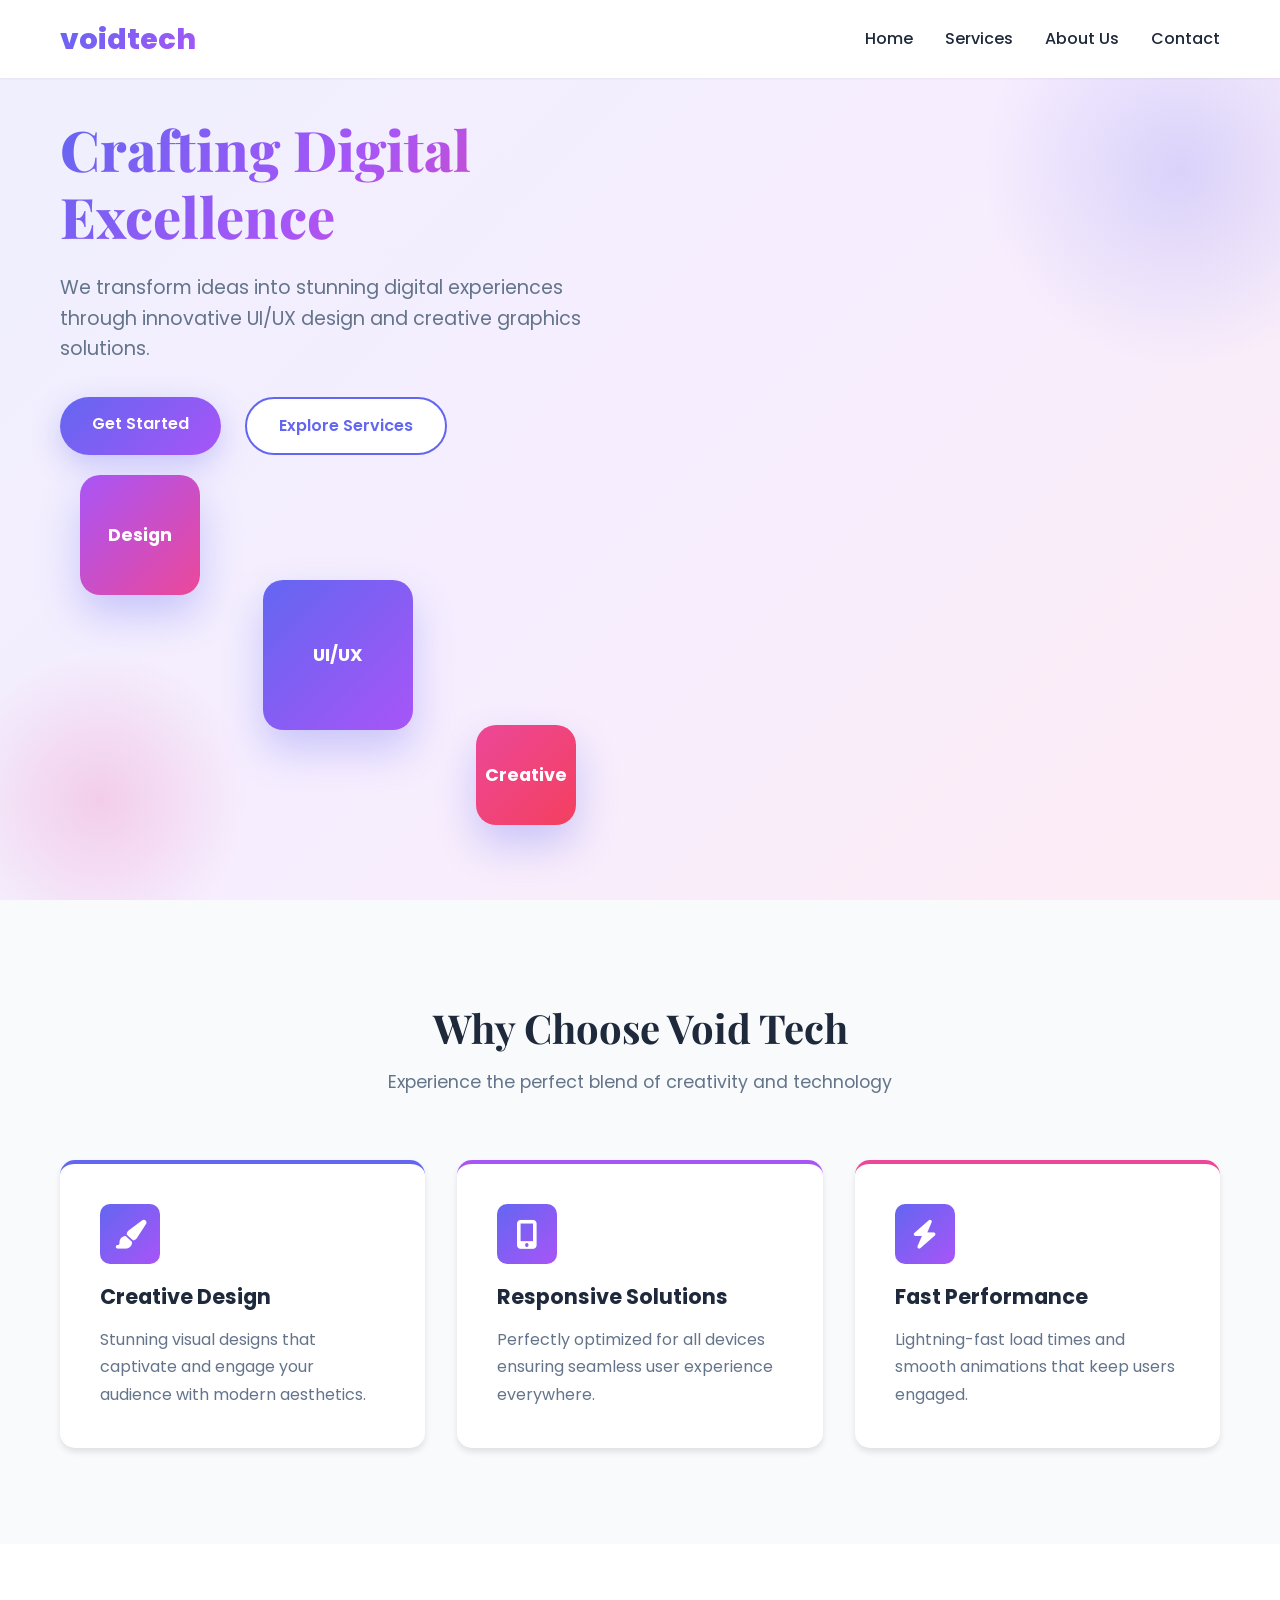
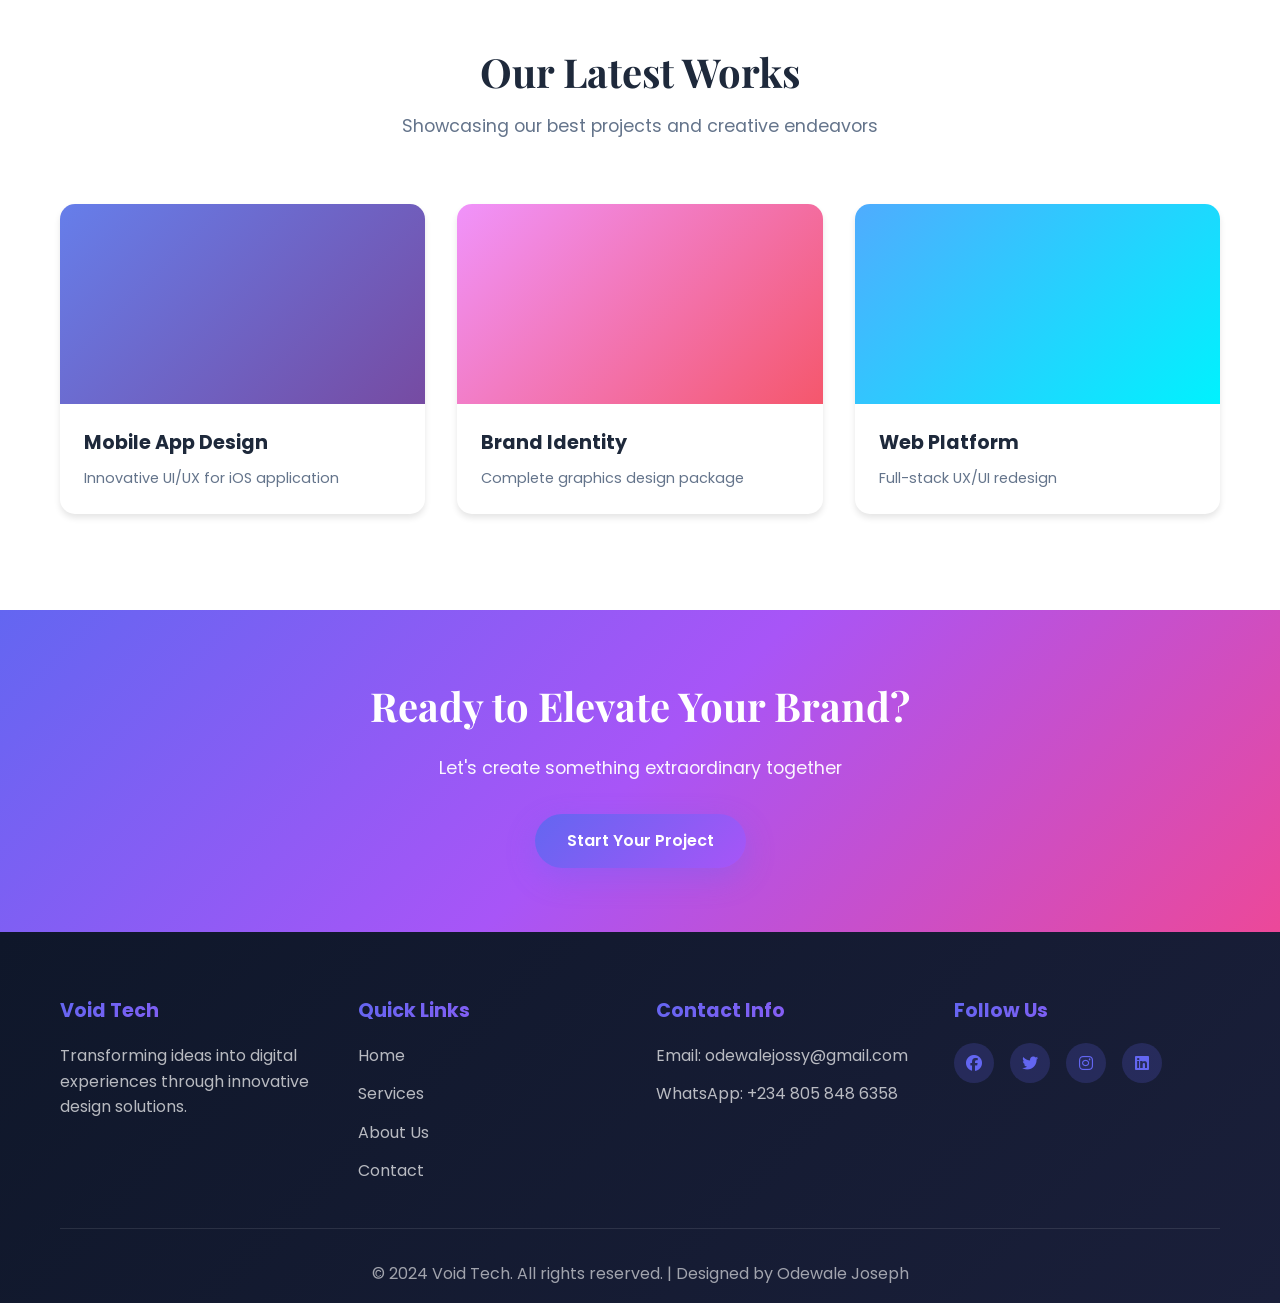
<file: index.html>
<!DOCTYPE html>
<html lang="en">
<head>
    <meta charset="UTF-8">
    <meta name="viewport" content="width=device-width, initial-scale=1.0">
    <title>Void Tech - UI/UX & Design Agency</title>
    <link rel="stylesheet" href="styles.css">
    <link href="https://cdnjs.cloudflare.com/ajax/libs/font-awesome/6.4.0/css/all.min.css" rel="stylesheet">
    <link href="https://fonts.googleapis.com/css2?family=Poppins:wght@300;400;500;600;700;800&family=Playfair+Display:wght@700;800&display=swap" rel="stylesheet">
</head>
<body>
    <!-- Navigation -->
    <nav class="navbar">
        <div class="container">
            <div class="nav-content">
                <div class="logo">
                    <h1>void<span>tech</span></h1>
                </div>
                <ul class="nav-links">
                    <li><a href="index.html" class="active">Home</a></li>
                    <li><a href="services.html">Services</a></li>
                    <li><a href="about.html">About Us</a></li>
                    <li><a href="contact.html">Contact</a></li>
                </ul>
                <div class="hamburger">
                    <span></span>
                    <span></span>
                    <span></span>
                </div>
            </div>
        </div>
    </nav>

    <!-- Hero Section -->
    <section class="hero">
        <div class="container">
            <div class="hero-content">
                <div class="hero-text">
                    <h2 class="hero-title">Crafting Digital Excellence</h2>
                    <p class="hero-subtitle">We transform ideas into stunning digital experiences through innovative UI/UX design and creative graphics solutions.</p>
                    <div class="hero-buttons">
                        <a href="contact.html" class="btn btn-primary">Get Started</a>
                        <a href="services.html" class="btn btn-secondary">Explore Services</a>
                    </div>
                </div>
                <div class="hero-image">
                    <div class="floating-box">
                        <div class="box-item">UI/UX</div>
                    </div>
                    <div class="floating-box" style="animation-delay: 2s;">
                        <div class="box-item">Design</div>
                    </div>
                    <div class="floating-box" style="animation-delay: 4s;">
                        <div class="box-item">Creative</div>
                    </div>
                </div>
            </div>
        </div>
    </section>

    <!-- Features Section -->
    <section class="features">
        <div class="container">
            <div class="section-header">
                <h2>Why Choose Void Tech</h2>
                <p>Experience the perfect blend of creativity and technology</p>
            </div>
            <div class="features-grid">
                <div class="feature-card">
                    <div class="feature-icon">
                        <i class="fas fa-paint-brush"></i>
                    </div>
                    <h3>Creative Design</h3>
                    <p>Stunning visual designs that captivate and engage your audience with modern aesthetics.</p>
                </div>
                <div class="feature-card">
                    <div class="feature-icon">
                        <i class="fas fa-mobile-alt"></i>
                    </div>
                    <h3>Responsive Solutions</h3>
                    <p>Perfectly optimized for all devices ensuring seamless user experience everywhere.</p>
                </div>
                <div class="feature-card">
                    <div class="feature-icon">
                        <i class="fas fa-bolt"></i>
                    </div>
                    <h3>Fast Performance</h3>
                    <p>Lightning-fast load times and smooth animations that keep users engaged.</p>
                </div>
            </div>
        </div>
    </section>

    <!-- Showcase Section -->
    <section class="showcase">
        <div class="container">
            <div class="section-header">
                <h2>Our Latest Works</h2>
                <p>Showcasing our best projects and creative endeavors</p>
            </div>
            <div class="showcase-grid">
                <div class="showcase-item">
                    <div class="showcase-image" style="background: linear-gradient(135deg, #667eea 0%, #764ba2 100%);"></div>
                    <h3>Mobile App Design</h3>
                    <p>Innovative UI/UX for iOS application</p>
                </div>
                <div class="showcase-item">
                    <div class="showcase-image" style="background: linear-gradient(135deg, #f093fb 0%, #f5576c 100%);"></div>
                    <h3>Brand Identity</h3>
                    <p>Complete graphics design package</p>
                </div>
                <div class="showcase-item">
                    <div class="showcase-image" style="background: linear-gradient(135deg, #4facfe 0%, #00f2fe 100%);"></div>
                    <h3>Web Platform</h3>
                    <p>Full-stack UX/UI redesign</p>
                </div>
            </div>
        </div>
    </section>

    <!-- CTA Section -->
    <section class="cta">
        <div class="container">
            <div class="cta-content">
                <h2>Ready to Elevate Your Brand?</h2>
                <p>Let's create something extraordinary together</p>
                <a href="contact.html" class="btn btn-primary">Start Your Project</a>
            </div>
        </div>
    </section>

    <!-- Footer -->
    <footer class="footer">
        <div class="container">
            <div class="footer-content">
                <div class="footer-section">
                    <h4>Void Tech</h4>
                    <p>Transforming ideas into digital experiences through innovative design solutions.</p>
                </div>
                <div class="footer-section">
                    <h4>Quick Links</h4>
                    <ul>
                        <li><a href="index.html">Home</a></li>
                        <li><a href="services.html">Services</a></li>
                        <li><a href="about.html">About Us</a></li>
                        <li><a href="contact.html">Contact</a></li>
                    </ul>
                </div>
                <div class="footer-section">
                    <h4>Contact Info</h4>
                    <p>Email: <a href="mailto:odewalejossy@gmail.com">odewalejossy@gmail.com</a></p>
                    <p>WhatsApp: <a href="https://wa.me/2348058486358" target="_blank">+234 805 848 6358</a></p>
                </div>
                <div class="footer-section">
                    <h4>Follow Us</h4>
                    <div class="social-links">
                        <a href="#" target="_blank"><i class="fab fa-facebook"></i></a>
                        <a href="#" target="_blank"><i class="fab fa-twitter"></i></a>
                        <a href="#" target="_blank"><i class="fab fa-instagram"></i></a>
                        <a href="#" target="_blank"><i class="fab fa-linkedin"></i></a>
                    </div>
                </div>
            </div>
            <div class="footer-bottom">
                <p>&copy; 2024 Void Tech. All rights reserved. | Designed by Odewale Joseph</p>
            </div>
        </div>
    </footer>

    <script src="script.js"></script>
</body>
</html>
</file>
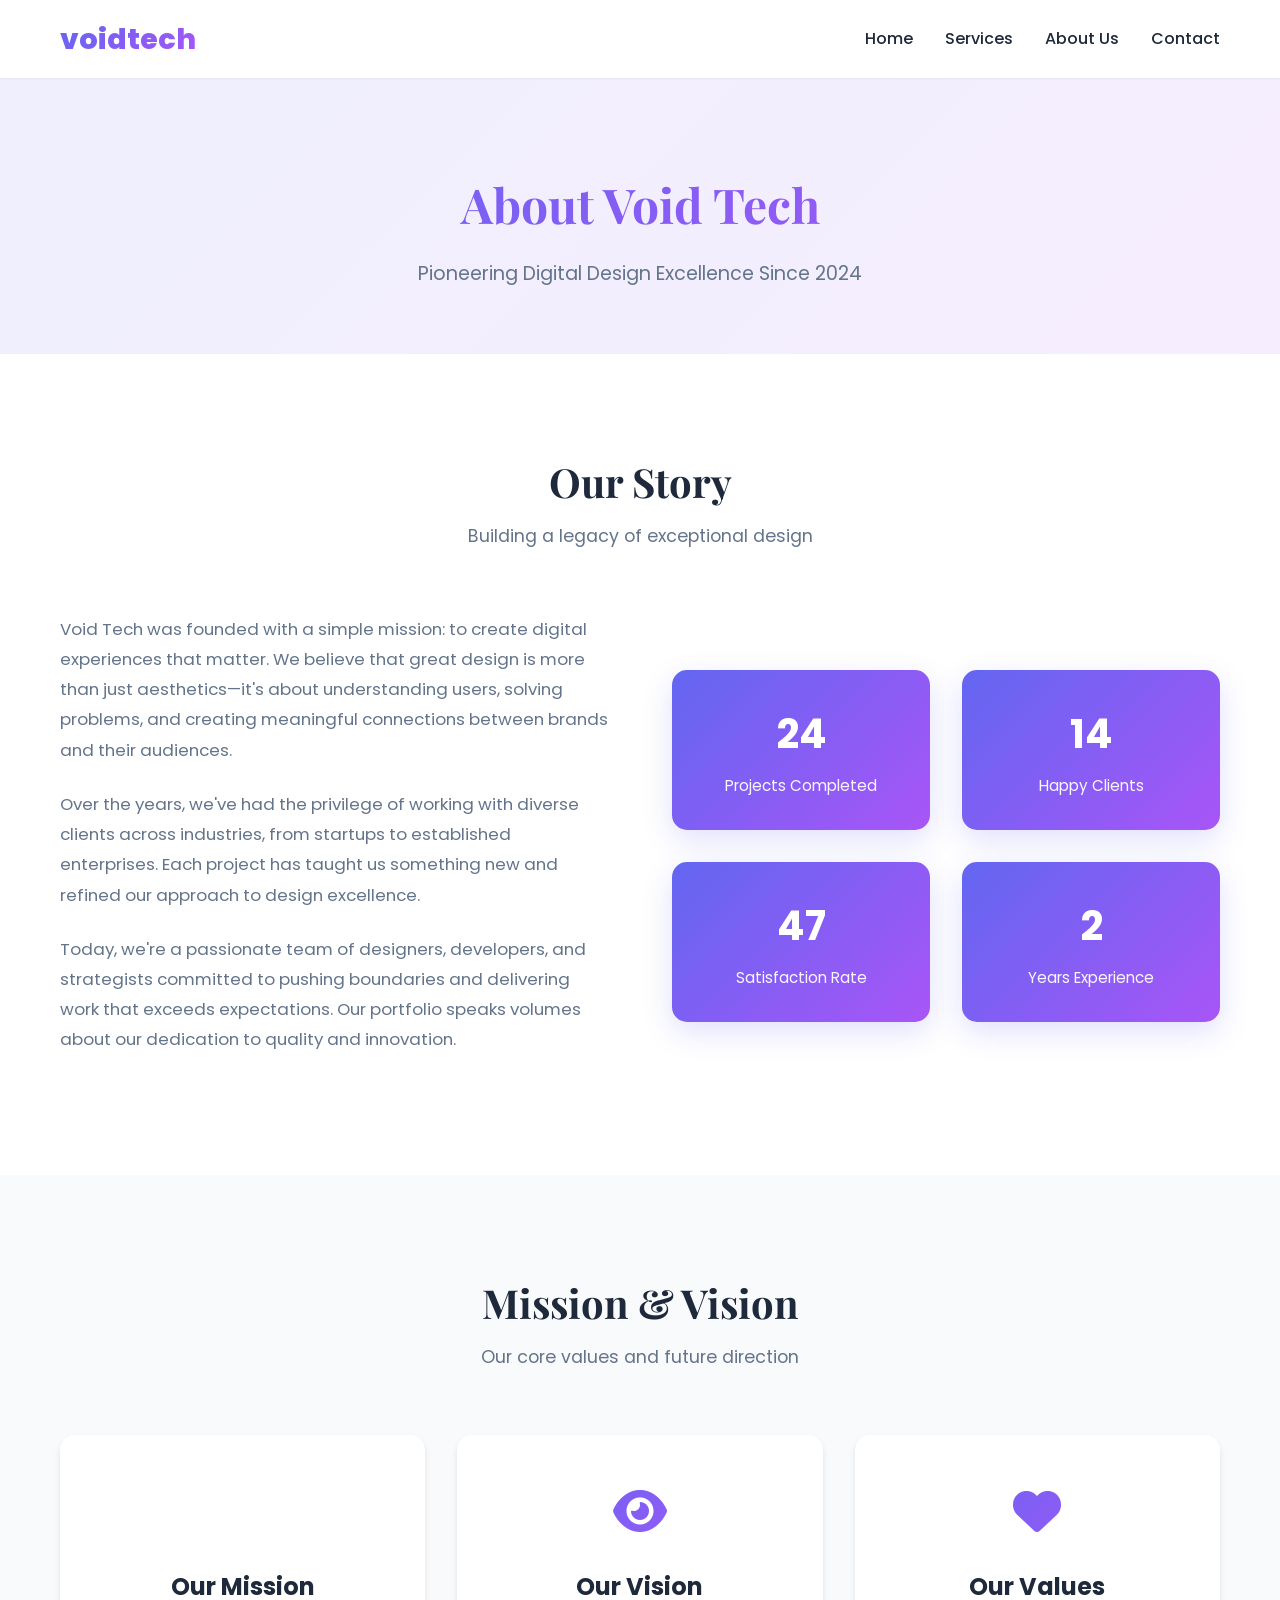
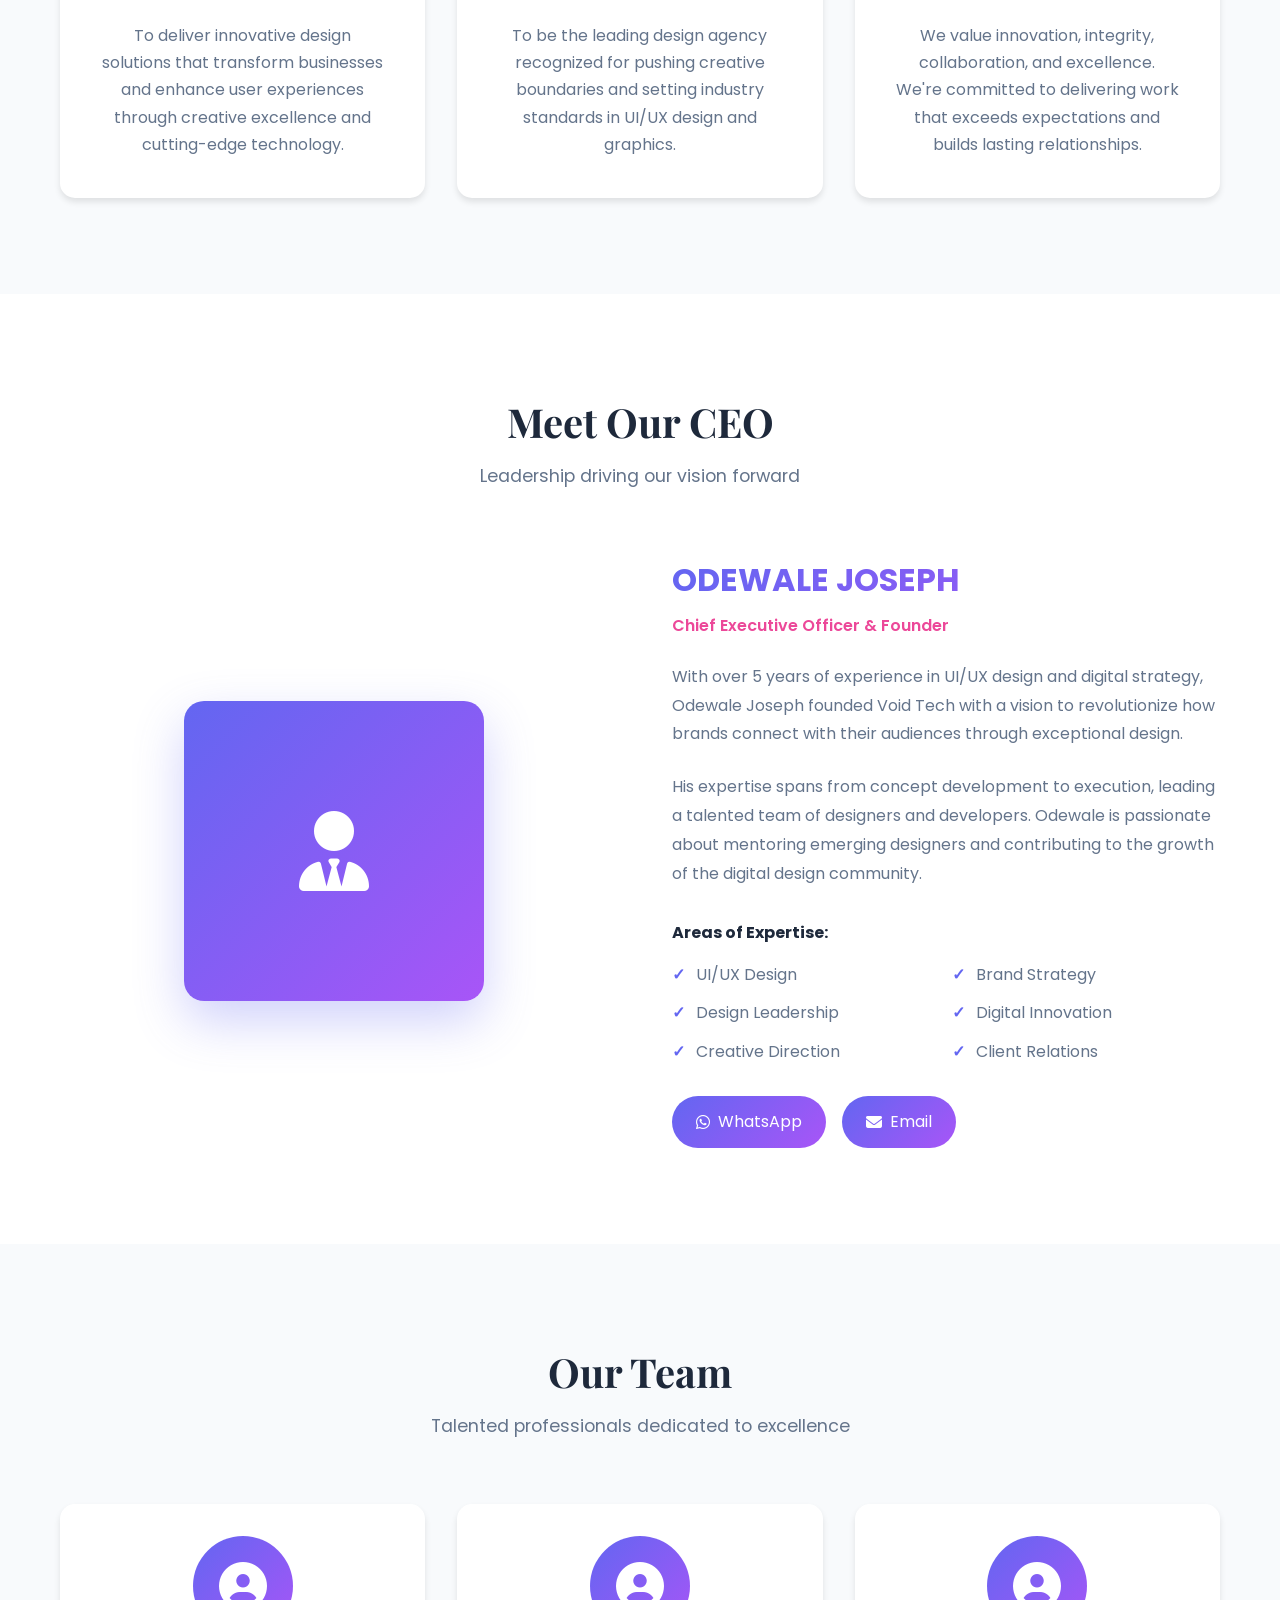
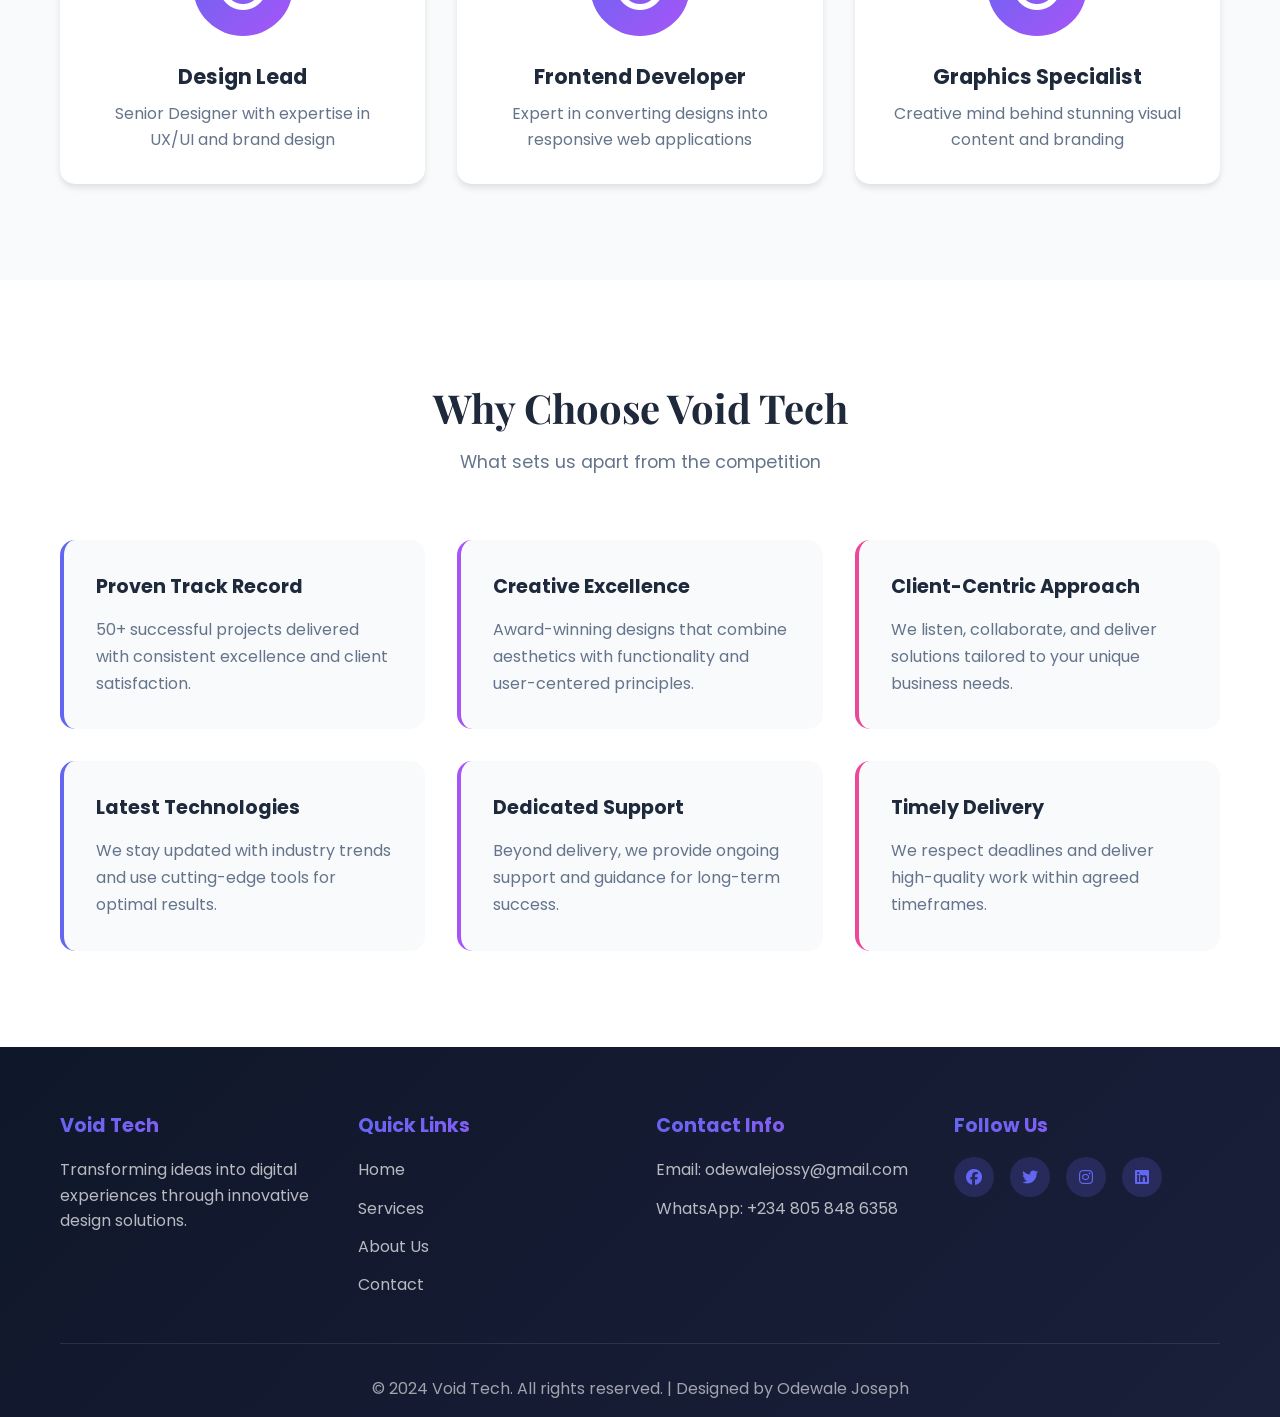
<file: about.html>
<!DOCTYPE html>
<html lang="en">
<head>
    <meta charset="UTF-8">
    <meta name="viewport" content="width=device-width, initial-scale=1.0">
    <title>About Us - Void Tech</title>
    <link rel="stylesheet" href="styles.css">
    <link href="https://cdnjs.cloudflare.com/ajax/libs/font-awesome/6.4.0/css/all.min.css" rel="stylesheet">
    <link href="https://fonts.googleapis.com/css2?family=Poppins:wght@300;400;500;600;700;800&family=Playfair+Display:wght@700;800&display=swap" rel="stylesheet">
</head>
<body>
    <!-- Navigation -->
    <nav class="navbar">
        <div class="container">
            <div class="nav-content">
                <div class="logo">
                    <h1>void<span>tech</span></h1>
                </div>
                <ul class="nav-links">
                    <li><a href="index.html">Home</a></li>
                    <li><a href="services.html">Services</a></li>
                    <li><a href="about.html" class="active">About Us</a></li>
                    <li><a href="contact.html">Contact</a></li>
                </ul>
                <div class="hamburger">
                    <span></span>
                    <span></span>
                    <span></span>
                </div>
            </div>
        </div>
    </nav>

    <!-- Page Header -->
    <section class="page-header">
        <div class="container">
            <h1>About Void Tech</h1>
            <p>Pioneering Digital Design Excellence Since 2024</p>
        </div>
    </section>

    <!-- Company Story Section -->
    <section class="about-section">
        <div class="container">
            <div class="section-header">
                <h2>Our Story</h2>
                <p>Building a legacy of exceptional design</p>
            </div>
            <div class="about-content">
                <div class="about-text">
                    <p>Void Tech was founded with a simple mission: to create digital experiences that matter. We believe that great design is more than just aesthetics—it's about understanding users, solving problems, and creating meaningful connections between brands and their audiences.</p>
                    <p>Over the years, we've had the privilege of working with diverse clients across industries, from startups to established enterprises. Each project has taught us something new and refined our approach to design excellence.</p>
                    <p>Today, we're a passionate team of designers, developers, and strategists committed to pushing boundaries and delivering work that exceeds expectations. Our portfolio speaks volumes about our dedication to quality and innovation.</p>
                </div>
                <div class="about-stats">
                    <div class="stat-card">
                        <h3>50+</h3>
                        <p>Projects Completed</p>
                    </div>
                    <div class="stat-card">
                        <h3>30+</h3>
                        <p>Happy Clients</p>
                    </div>
                    <div class="stat-card">
                        <h3>100%</h3>
                        <p>Satisfaction Rate</p>
                    </div>
                    <div class="stat-card">
                        <h3>5+</h3>
                        <p>Years Experience</p>
                    </div>
                </div>
            </div>
        </div>
    </section>

    <!-- Mission & Vision Section -->
    <section class="mission-section">
        <div class="container">
            <div class="section-header">
                <h2>Mission & Vision</h2>
                <p>Our core values and future direction</p>
            </div>
            <div class="mission-grid">
                <div class="mission-card">
                    <div class="mission-icon">
                        <i class="fas fa-target"></i>
                    </div>
                    <h3>Our Mission</h3>
                    <p>To deliver innovative design solutions that transform businesses and enhance user experiences through creative excellence and cutting-edge technology.</p>
                </div>
                <div class="mission-card">
                    <div class="mission-icon">
                        <i class="fas fa-eye"></i>
                    </div>
                    <h3>Our Vision</h3>
                    <p>To be the leading design agency recognized for pushing creative boundaries and setting industry standards in UI/UX design and graphics.</p>
                </div>
                <div class="mission-card">
                    <div class="mission-icon">
                        <i class="fas fa-heart"></i>
                    </div>
                    <h3>Our Values</h3>
                    <p>We value innovation, integrity, collaboration, and excellence. We're committed to delivering work that exceeds expectations and builds lasting relationships.</p>
                </div>
            </div>
        </div>
    </section>

    <!-- CEO Section -->
    <section class="ceo-section">
        <div class="container">
            <div class="section-header">
                <h2>Meet Our CEO</h2>
                <p>Leadership driving our vision forward</p>
            </div>
            <div class="ceo-content">
                <div class="ceo-image">
                    <div class="image-placeholder">
                        <i class="fas fa-user-tie"></i>
                    </div>
                </div>
                <div class="ceo-info">
                    <h3>ODEWALE JOSEPH</h3>
                    <p class="ceo-title">Chief Executive Officer & Founder</p>
                    <p class="ceo-bio">With over 5 years of experience in UI/UX design and digital strategy, Odewale Joseph founded Void Tech with a vision to revolutionize how brands connect with their audiences through exceptional design.</p>
                    <p class="ceo-bio">His expertise spans from concept development to execution, leading a talented team of designers and developers. Odewale is passionate about mentoring emerging designers and contributing to the growth of the digital design community.</p>
                    <div class="ceo-expertise">
                        <h4>Areas of Expertise:</h4>
                        <ul>
                            <li>UI/UX Design</li>
                            <li>Brand Strategy</li>
                            <li>Design Leadership</li>
                            <li>Digital Innovation</li>
                            <li>Creative Direction</li>
                            <li>Client Relations</li>
                        </ul>
                    </div>
                    <div class="ceo-social">
                        <a href="https://wa.me/2348058486358" target="_blank" class="social-btn">
                            <i class="fab fa-whatsapp"></i> WhatsApp
                        </a>
                        <a href="mailto:odewalejossy@gmail.com" class="social-btn">
                            <i class="fas fa-envelope"></i> Email
                        </a>
                    </div>
                </div>
            </div>
        </div>
    </section>

    <!-- Team Section -->
    <section class="team-section">
        <div class="container">
            <div class="section-header">
                <h2>Our Team</h2>
                <p>Talented professionals dedicated to excellence</p>
            </div>
            <div class="team-grid">
                <div class="team-card">
                    <div class="team-avatar">
                        <i class="fas fa-user-circle"></i>
                    </div>
                    <h3>Design Lead</h3>
                    <p>Senior Designer with expertise in UX/UI and brand design</p>
                </div>
                <div class="team-card">
                    <div class="team-avatar">
                        <i class="fas fa-user-circle"></i>
                    </div>
                    <h3>Frontend Developer</h3>
                    <p>Expert in converting designs into responsive web applications</p>
                </div>
                <div class="team-card">
                    <div class="team-avatar">
                        <i class="fas fa-user-circle"></i>
                    </div>
                    <h3>Graphics Specialist</h3>
                    <p>Creative mind behind stunning visual content and branding</p>
                </div>
            </div>
        </div>
    </section>

    <!-- Why Choose Us Section -->
    <section class="why-choose-section">
        <div class="container">
            <div class="section-header">
                <h2>Why Choose Void Tech</h2>
                <p>What sets us apart from the competition</p>
            </div>
            <div class="why-choose-grid">
                <div class="why-card">
                    <h3>Proven Track Record</h3>
                    <p>50+ successful projects delivered with consistent excellence and client satisfaction.</p>
                </div>
                <div class="why-card">
                    <h3>Creative Excellence</h3>
                    <p>Award-winning designs that combine aesthetics with functionality and user-centered principles.</p>
                </div>
                <div class="why-card">
                    <h3>Client-Centric Approach</h3>
                    <p>We listen, collaborate, and deliver solutions tailored to your unique business needs.</p>
                </div>
                <div class="why-card">
                    <h3>Latest Technologies</h3>
                    <p>We stay updated with industry trends and use cutting-edge tools for optimal results.</p>
                </div>
                <div class="why-card">
                    <h3>Dedicated Support</h3>
                    <p>Beyond delivery, we provide ongoing support and guidance for long-term success.</p>
                </div>
                <div class="why-card">
                    <h3>Timely Delivery</h3>
                    <p>We respect deadlines and deliver high-quality work within agreed timeframes.</p>
                </div>
            </div>
        </div>
    </section>

    <!-- Footer -->
    <footer class="footer">
        <div class="container">
            <div class="footer-content">
                <div class="footer-section">
                    <h4>Void Tech</h4>
                    <p>Transforming ideas into digital experiences through innovative design solutions.</p>
                </div>
                <div class="footer-section">
                    <h4>Quick Links</h4>
                    <ul>
                        <li><a href="index.html">Home</a></li>
                        <li><a href="services.html">Services</a></li>
                        <li><a href="about.html">About Us</a></li>
                        <li><a href="contact.html">Contact</a></li>
                    </ul>
                </div>
                <div class="footer-section">
                    <h4>Contact Info</h4>
                    <p>Email: <a href="mailto:odewalejossy@gmail.com">odewalejossy@gmail.com</a></p>
                    <p>WhatsApp: <a href="https://wa.me/2348058486358" target="_blank">+234 805 848 6358</a></p>
                </div>
                <div class="footer-section">
                    <h4>Follow Us</h4>
                    <div class="social-links">
                        <a href="#" target="_blank"><i class="fab fa-facebook"></i></a>
                        <a href="#" target="_blank"><i class="fab fa-twitter"></i></a>
                        <a href="#" target="_blank"><i class="fab fa-instagram"></i></a>
                        <a href="#" target="_blank"><i class="fab fa-linkedin"></i></a>
                    </div>
                </div>
            </div>
            <div class="footer-bottom">
                <p>&copy; 2024 Void Tech. All rights reserved. | Designed by Odewale Joseph</p>
            </div>
        </div>
    </footer>

    <script src="script.js"></script>
</body>
</html>
</file>
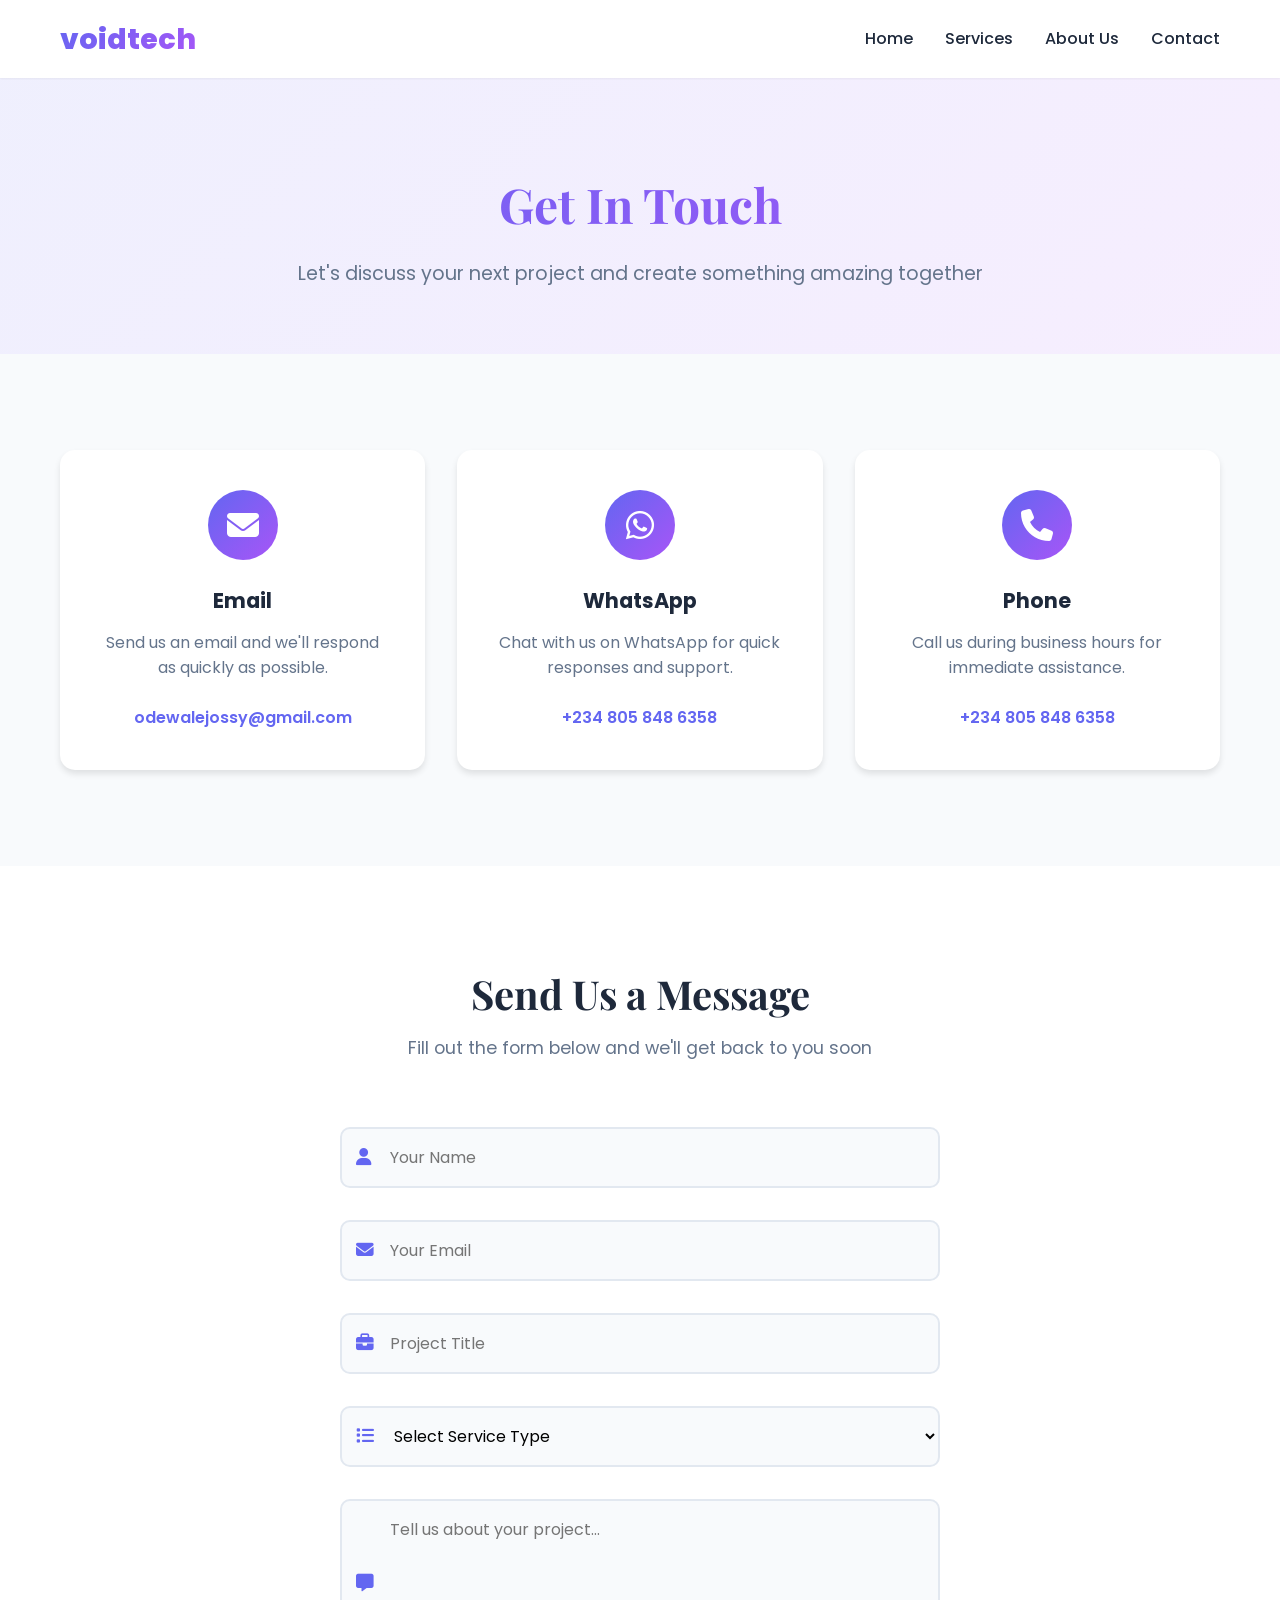
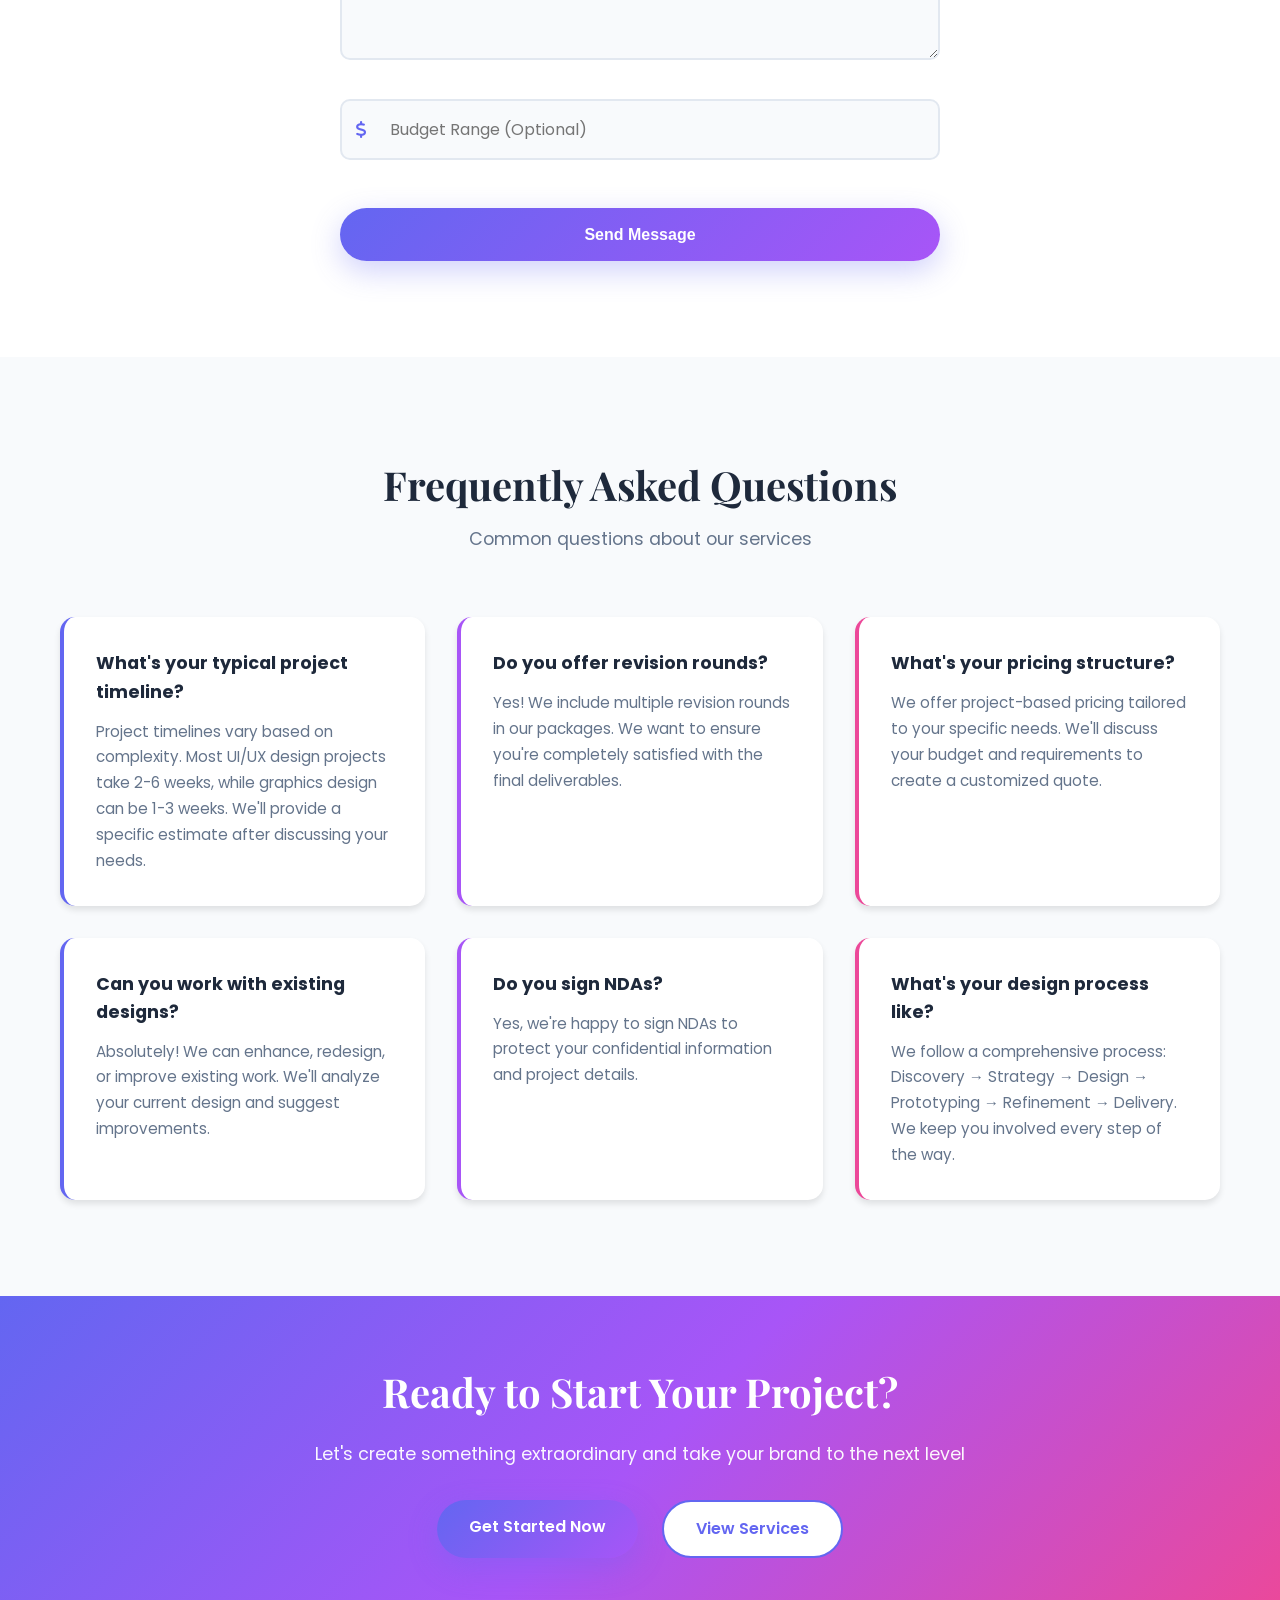
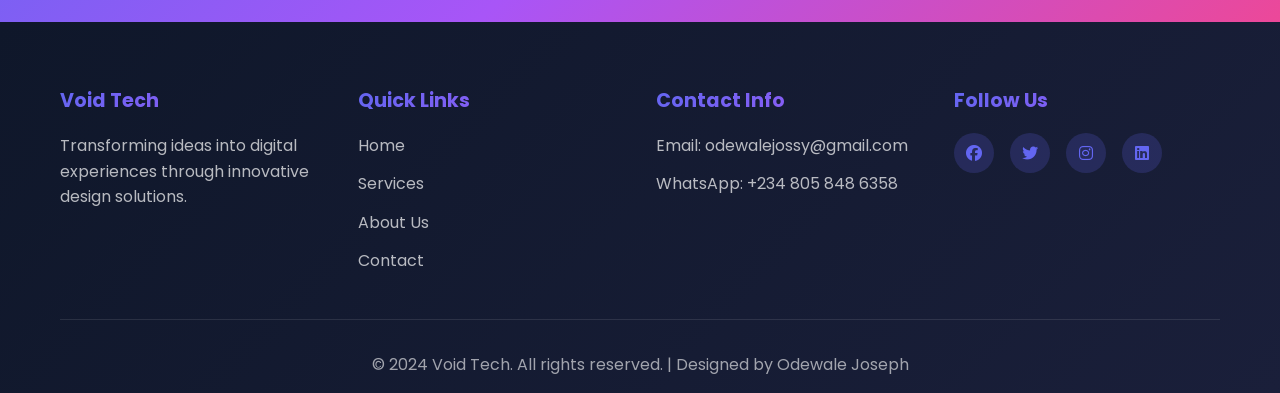
<file: contact.html>
<!DOCTYPE html>
<html lang="en">
<head>
    <meta charset="UTF-8">
    <meta name="viewport" content="width=device-width, initial-scale=1.0">
    <title>Contact Us - Void Tech</title>
    <link rel="stylesheet" href="styles.css">
    <link href="https://cdnjs.cloudflare.com/ajax/libs/font-awesome/6.4.0/css/all.min.css" rel="stylesheet">
    <link href="https://fonts.googleapis.com/css2?family=Poppins:wght@300;400;500;600;700;800&family=Playfair+Display:wght@700;800&display=swap" rel="stylesheet">
</head>
<body>
    <!-- Navigation -->
    <nav class="navbar">
        <div class="container">
            <div class="nav-content">
                <div class="logo">
                    <h1>void<span>tech</span></h1>
                </div>
                <ul class="nav-links">
                    <li><a href="index.html">Home</a></li>
                    <li><a href="services.html">Services</a></li>
                    <li><a href="about.html">About Us</a></li>
                    <li><a href="contact.html" class="active">Contact</a></li>
                </ul>
                <div class="hamburger">
                    <span></span>
                    <span></span>
                    <span></span>
                </div>
            </div>
        </div>
    </nav>

    <!-- Page Header -->
    <section class="page-header">
        <div class="container">
            <h1>Get In Touch</h1>
            <p>Let's discuss your next project and create something amazing together</p>
        </div>
    </section>

    <!-- Contact Info Section -->
    <section class="contact-info-section">
        <div class="container">
            <div class="contact-info-grid">
                <div class="contact-info-card">
                    <div class="info-icon">
                        <i class="fas fa-envelope"></i>
                    </div>
                    <h3>Email</h3>
                    <p>Send us an email and we'll respond as quickly as possible.</p>
                    <a href="mailto:odewalejossy@gmail.com">odewalejossy@gmail.com</a>
                </div>
                <div class="contact-info-card">
                    <div class="info-icon">
                        <i class="fab fa-whatsapp"></i>
                    </div>
                    <h3>WhatsApp</h3>
                    <p>Chat with us on WhatsApp for quick responses and support.</p>
                    <a href="https://wa.me/2348058486358" target="_blank">+234 805 848 6358</a>
                </div>
                <div class="contact-info-card">
                    <div class="info-icon">
                        <i class="fas fa-phone"></i>
                    </div>
                    <h3>Phone</h3>
                    <p>Call us during business hours for immediate assistance.</p>
                    <a href="tel:+2348058486358">+234 805 848 6358</a>
                </div>
            </div>
        </div>
    </section>

    <!-- Contact Form Section -->
    <section class="contact-form-section">
        <div class="container">
            <div class="section-header">
                <h2>Send Us a Message</h2>
                <p>Fill out the form below and we'll get back to you soon</p>
            </div>
            <form class="contact-form" action="https://formspree.io/f/YOUR_FORM_ID" method="POST">
                <div class="form-group">
                    <input type="text" placeholder="Your Name" name="name" required>
                    <span class="form-icon"><i class="fas fa-user"></i></span>
                </div>
                <div class="form-group">
                    <input type="email" placeholder="Your Email" name="email" required>
                    <span class="form-icon"><i class="fas fa-envelope"></i></span>
                </div>
                <div class="form-group">
                    <input type="text" placeholder="Project Title" name="subject" required>
                    <span class="form-icon"><i class="fas fa-briefcase"></i></span>
                </div>
                <div class="form-group">
                    <select name="service" required>
                        <option value="">Select Service Type</option>
                        <option value="ui-ux">UI/UX Design</option>
                        <option value="graphics">Graphics Design</option>
                        <option value="web">Web Design</option>
                        <option value="app">App Design</option>
                        <option value="branding">Branding</option>
                        <option value="consultation">Consultation</option>
                        <option value="other">Other</option>
                    </select>
                    <span class="form-icon"><i class="fas fa-list"></i></span>
                </div>
                <div class="form-group">
                    <textarea placeholder="Tell us about your project..." name="message" rows="5" required></textarea>
                    <span class="form-icon"><i class="fas fa-message"></i></span>
                </div>
                <div class="form-group">
                    <input type="text" placeholder="Budget Range (Optional)" name="budget">
                    <span class="form-icon"><i class="fas fa-dollar-sign"></i></span>
                </div>
                <button type="submit" class="btn btn-primary">Send Message</button>
            </form>
        </div>
    </section>

    <!-- FAQ Section -->
    <section class="faq-section">
        <div class="container">
            <div class="section-header">
                <h2>Frequently Asked Questions</h2>
                <p>Common questions about our services</p>
            </div>
            <div class="faq-grid">
                <div class="faq-item">
                    <h4>What's your typical project timeline?</h4>
                    <p>Project timelines vary based on complexity. Most UI/UX design projects take 2-6 weeks, while graphics design can be 1-3 weeks. We'll provide a specific estimate after discussing your needs.</p>
                </div>
                <div class="faq-item">
                    <h4>Do you offer revision rounds?</h4>
                    <p>Yes! We include multiple revision rounds in our packages. We want to ensure you're completely satisfied with the final deliverables.</p>
                </div>
                <div class="faq-item">
                    <h4>What's your pricing structure?</h4>
                    <p>We offer project-based pricing tailored to your specific needs. We'll discuss your budget and requirements to create a customized quote.</p>
                </div>
                <div class="faq-item">
                    <h4>Can you work with existing designs?</h4>
                    <p>Absolutely! We can enhance, redesign, or improve existing work. We'll analyze your current design and suggest improvements.</p>
                </div>
                <div class="faq-item">
                    <h4>Do you sign NDAs?</h4>
                    <p>Yes, we're happy to sign NDAs to protect your confidential information and project details.</p>
                </div>
                <div class="faq-item">
                    <h4>What's your design process like?</h4>
                    <p>We follow a comprehensive process: Discovery → Strategy → Design → Prototyping → Refinement → Delivery. We keep you involved every step of the way.</p>
                </div>
            </div>
        </div>
    </section>

    <!-- CTA Section -->
    <section class="cta">
        <div class="container">
            <div class="cta-content">
                <h2>Ready to Start Your Project?</h2>
                <p>Let's create something extraordinary and take your brand to the next level</p>
                <div class="cta-buttons">
                    <a href="#contact-form" class="btn btn-primary">Get Started Now</a>
                    <a href="services.html" class="btn btn-secondary">View Services</a>
                </div>
            </div>
        </div>
    </section>

    <!-- Footer -->
    <footer class="footer">
        <div class="container">
            <div class="footer-content">
                <div class="footer-section">
                    <h4>Void Tech</h4>
                    <p>Transforming ideas into digital experiences through innovative design solutions.</p>
                </div>
                <div class="footer-section">
                    <h4>Quick Links</h4>
                    <ul>
                        <li><a href="index.html">Home</a></li>
                        <li><a href="services.html">Services</a></li>
                        <li><a href="about.html">About Us</a></li>
                        <li><a href="contact.html">Contact</a></li>
                    </ul>
                </div>
                <div class="footer-section">
                    <h4>Contact Info</h4>
                    <p>Email: <a href="mailto:odewalejossy@gmail.com">odewalejossy@gmail.com</a></p>
                    <p>WhatsApp: <a href="https://wa.me/2348058486358" target="_blank">+234 805 848 6358</a></p>
                </div>
                <div class="footer-section">
                    <h4>Follow Us</h4>
                    <div class="social-links">
                        <a href="#" target="_blank"><i class="fab fa-facebook"></i></a>
                        <a href="#" target="_blank"><i class="fab fa-twitter"></i></a>
                        <a href="#" target="_blank"><i class="fab fa-instagram"></i></a>
                        <a href="#" target="_blank"><i class="fab fa-linkedin"></i></a>
                    </div>
                </div>
            </div>
            <div class="footer-bottom">
                <p>&copy; 2024 Void Tech. All rights reserved. | Designed by Odewale Joseph</p>
            </div>
        </div>
    </footer>

    <script src="script.js"></script>
</body>
</html>
</file>
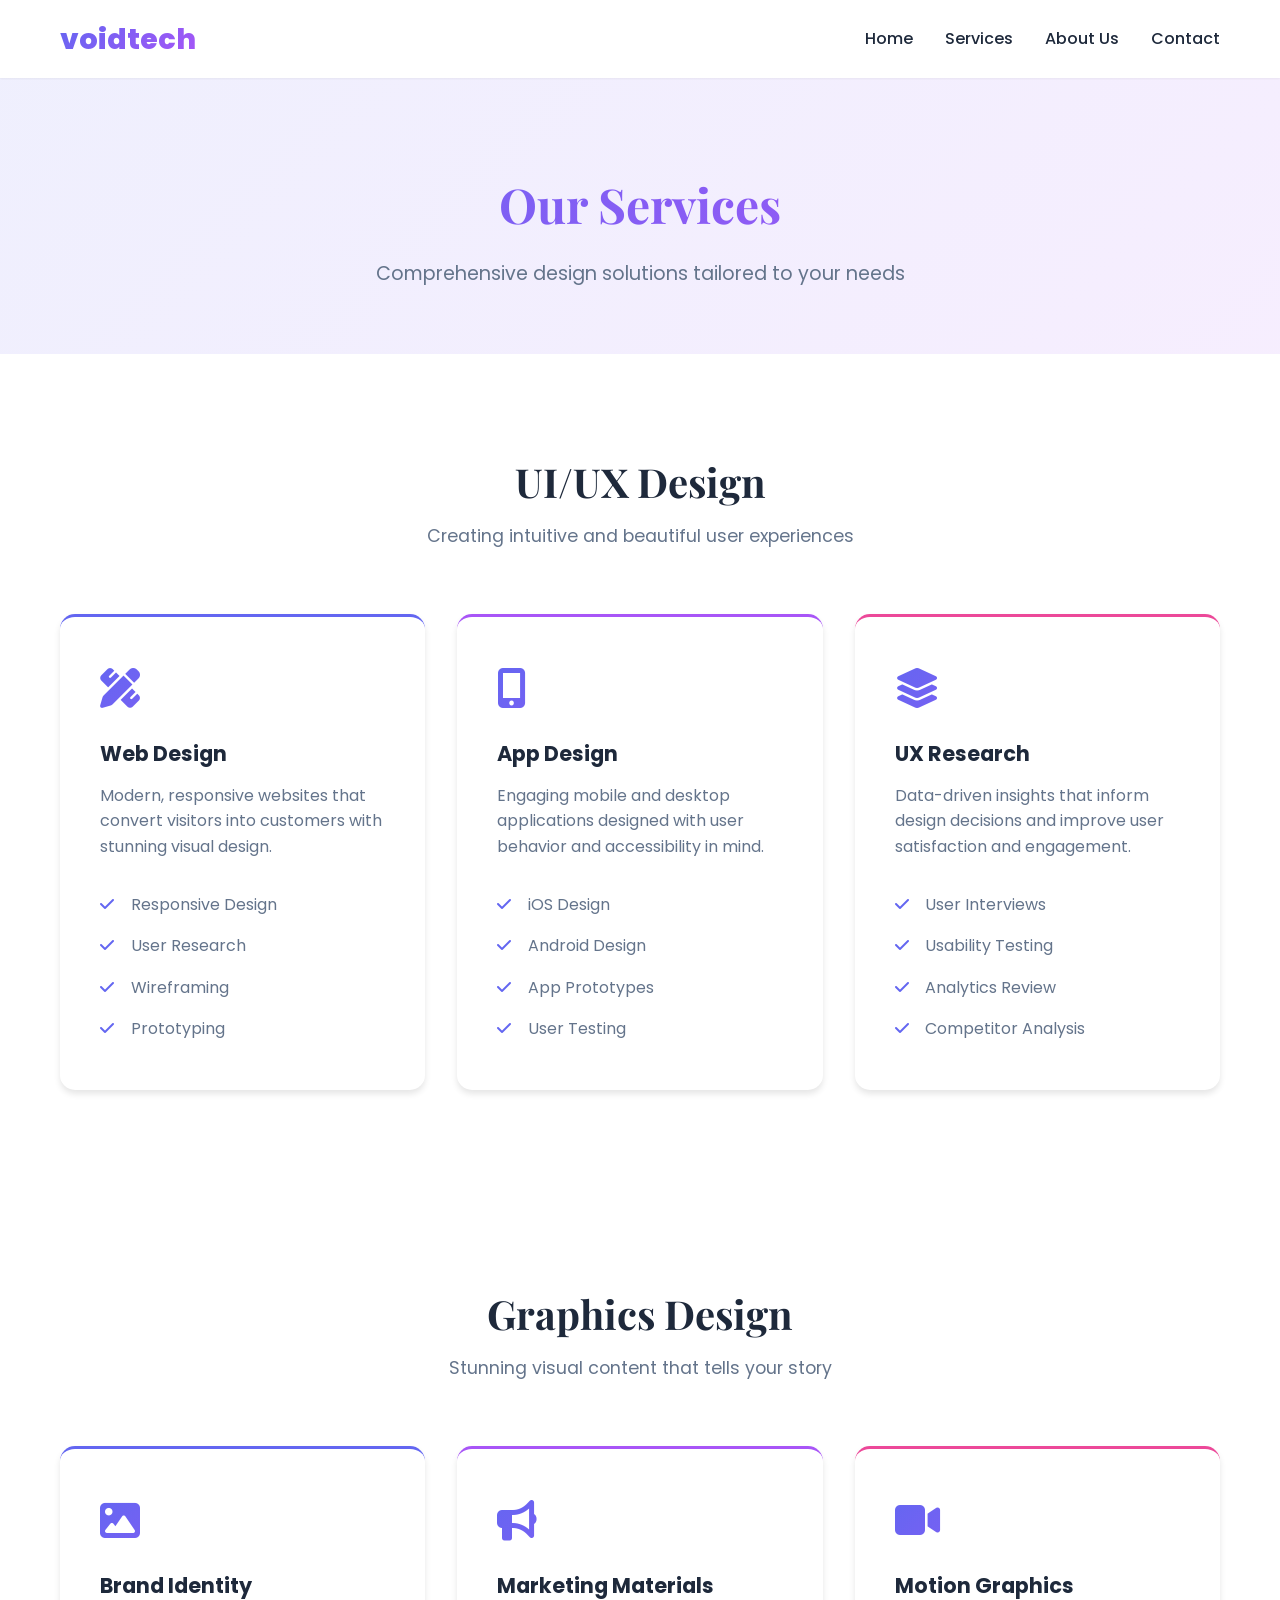
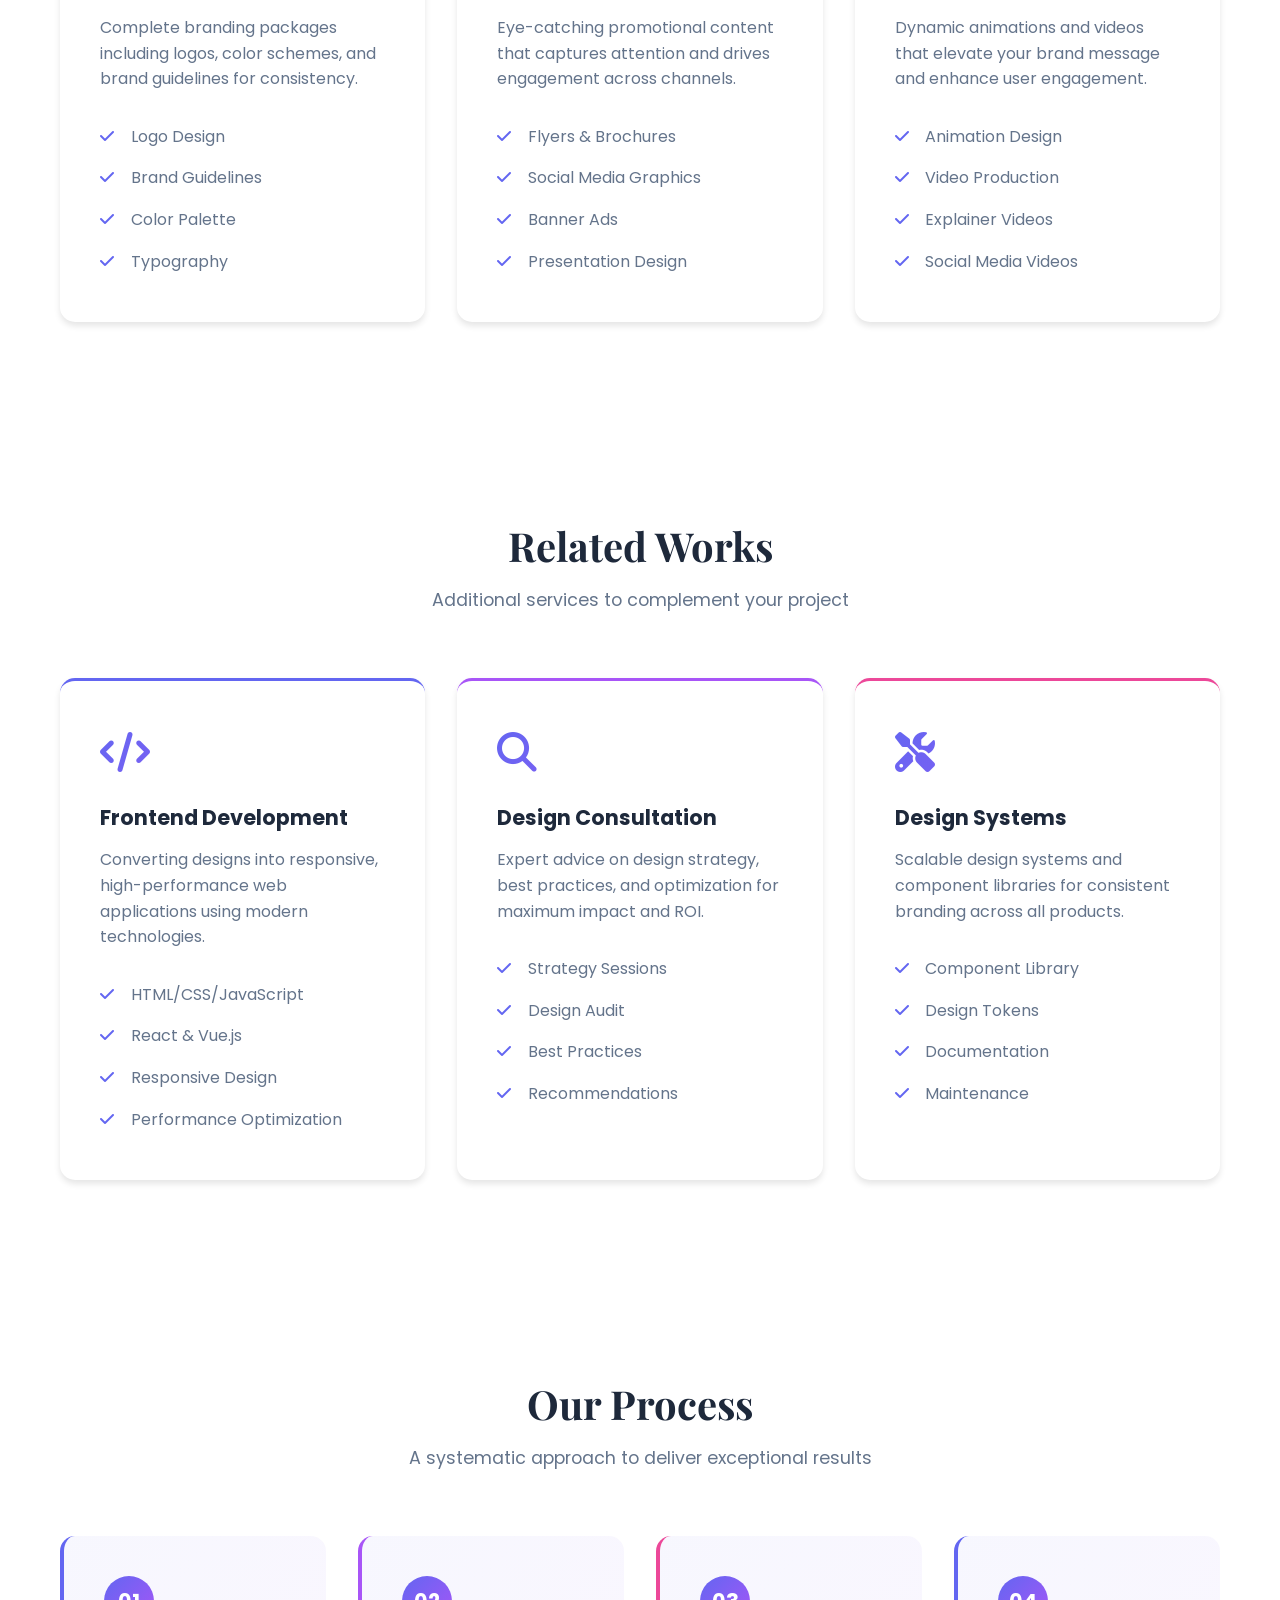
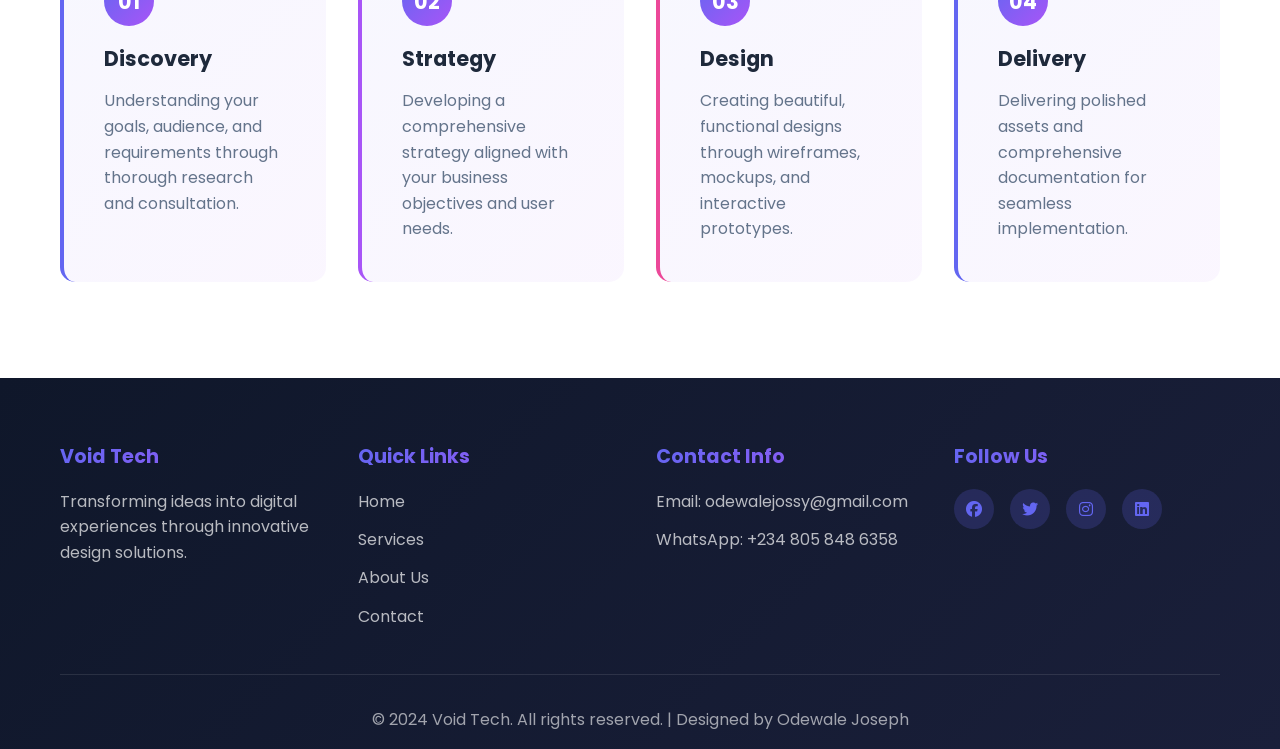
<file: services.html>
<!DOCTYPE html>
<html lang="en">
<head>
    <meta charset="UTF-8">
    <meta name="viewport" content="width=device-width, initial-scale=1.0">
    <title>Services - Void Tech</title>
    <link rel="stylesheet" href="styles.css">
    <link href="https://cdnjs.cloudflare.com/ajax/libs/font-awesome/6.4.0/css/all.min.css" rel="stylesheet">
    <link href="https://fonts.googleapis.com/css2?family=Poppins:wght@300;400;500;600;700;800&family=Playfair+Display:wght@700;800&display=swap" rel="stylesheet">
</head>
<body>
    <!-- Navigation -->
    <nav class="navbar">
        <div class="container">
            <div class="nav-content">
                <div class="logo">
                    <h1>void<span>tech</span></h1>
                </div>
                <ul class="nav-links">
                    <li><a href="index.html">Home</a></li>
                    <li><a href="services.html" class="active">Services</a></li>
                    <li><a href="about.html">About Us</a></li>
                    <li><a href="contact.html">Contact</a></li>
                </ul>
                <div class="hamburger">
                    <span></span>
                    <span></span>
                    <span></span>
                </div>
            </div>
        </div>
    </nav>

    <!-- Page Header -->
    <section class="page-header">
        <div class="container">
            <h1>Our Services</h1>
            <p>Comprehensive design solutions tailored to your needs</p>
        </div>
    </section>

    <!-- UI/UX Design Section -->
    <section class="service-section">
        <div class="container">
            <div class="section-header">
                <h2>UI/UX Design</h2>
                <p>Creating intuitive and beautiful user experiences</p>
            </div>
            <div class="service-grid">
                <div class="service-card">
                    <div class="service-icon">
                        <i class="fas fa-pencil-ruler"></i>
                    </div>
                    <h3>Web Design</h3>
                    <p>Modern, responsive websites that convert visitors into customers with stunning visual design.</p>
                    <ul class="service-list">
                        <li><i class="fas fa-check"></i> Responsive Design</li>
                        <li><i class="fas fa-check"></i> User Research</li>
                        <li><i class="fas fa-check"></i> Wireframing</li>
                        <li><i class="fas fa-check"></i> Prototyping</li>
                    </ul>
                </div>
                <div class="service-card">
                    <div class="service-icon">
                        <i class="fas fa-mobile-alt"></i>
                    </div>
                    <h3>App Design</h3>
                    <p>Engaging mobile and desktop applications designed with user behavior and accessibility in mind.</p>
                    <ul class="service-list">
                        <li><i class="fas fa-check"></i> iOS Design</li>
                        <li><i class="fas fa-check"></i> Android Design</li>
                        <li><i class="fas fa-check"></i> App Prototypes</li>
                        <li><i class="fas fa-check"></i> User Testing</li>
                    </ul>
                </div>
                <div class="service-card">
                    <div class="service-icon">
                        <i class="fas fa-layer-group"></i>
                    </div>
                    <h3>UX Research</h3>
                    <p>Data-driven insights that inform design decisions and improve user satisfaction and engagement.</p>
                    <ul class="service-list">
                        <li><i class="fas fa-check"></i> User Interviews</li>
                        <li><i class="fas fa-check"></i> Usability Testing</li>
                        <li><i class="fas fa-check"></i> Analytics Review</li>
                        <li><i class="fas fa-check"></i> Competitor Analysis</li>
                    </ul>
                </div>
            </div>
        </div>
    </section>

    <!-- Graphics Design Section -->
    <section class="service-section">
        <div class="container">
            <div class="section-header">
                <h2>Graphics Design</h2>
                <p>Stunning visual content that tells your story</p>
            </div>
            <div class="service-grid">
                <div class="service-card">
                    <div class="service-icon">
                        <i class="fas fa-image"></i>
                    </div>
                    <h3>Brand Identity</h3>
                    <p>Complete branding packages including logos, color schemes, and brand guidelines for consistency.</p>
                    <ul class="service-list">
                        <li><i class="fas fa-check"></i> Logo Design</li>
                        <li><i class="fas fa-check"></i> Brand Guidelines</li>
                        <li><i class="fas fa-check"></i> Color Palette</li>
                        <li><i class="fas fa-check"></i> Typography</li>
                    </ul>
                </div>
                <div class="service-card">
                    <div class="service-icon">
                        <i class="fas fa-bullhorn"></i>
                    </div>
                    <h3>Marketing Materials</h3>
                    <p>Eye-catching promotional content that captures attention and drives engagement across channels.</p>
                    <ul class="service-list">
                        <li><i class="fas fa-check"></i> Flyers & Brochures</li>
                        <li><i class="fas fa-check"></i> Social Media Graphics</li>
                        <li><i class="fas fa-check"></i> Banner Ads</li>
                        <li><i class="fas fa-check"></i> Presentation Design</li>
                    </ul>
                </div>
                <div class="service-card">
                    <div class="service-icon">
                        <i class="fas fa-video"></i>
                    </div>
                    <h3>Motion Graphics</h3>
                    <p>Dynamic animations and videos that elevate your brand message and enhance user engagement.</p>
                    <ul class="service-list">
                        <li><i class="fas fa-check"></i> Animation Design</li>
                        <li><i class="fas fa-check"></i> Video Production</li>
                        <li><i class="fas fa-check"></i> Explainer Videos</li>
                        <li><i class="fas fa-check"></i> Social Media Videos</li>
                    </ul>
                </div>
            </div>
        </div>
    </section>

    <!-- Related Works Section -->
    <section class="service-section">
        <div class="container">
            <div class="section-header">
                <h2>Related Works</h2>
                <p>Additional services to complement your project</p>
            </div>
            <div class="service-grid">
                <div class="service-card">
                    <div class="service-icon">
                        <i class="fas fa-code"></i>
                    </div>
                    <h3>Frontend Development</h3>
                    <p>Converting designs into responsive, high-performance web applications using modern technologies.</p>
                    <ul class="service-list">
                        <li><i class="fas fa-check"></i> HTML/CSS/JavaScript</li>
                        <li><i class="fas fa-check"></i> React & Vue.js</li>
                        <li><i class="fas fa-check"></i> Responsive Design</li>
                        <li><i class="fas fa-check"></i> Performance Optimization</li>
                    </ul>
                </div>
                <div class="service-card">
                    <div class="service-icon">
                        <i class="fas fa-search"></i>
                    </div>
                    <h3>Design Consultation</h3>
                    <p>Expert advice on design strategy, best practices, and optimization for maximum impact and ROI.</p>
                    <ul class="service-list">
                        <li><i class="fas fa-check"></i> Strategy Sessions</li>
                        <li><i class="fas fa-check"></i> Design Audit</li>
                        <li><i class="fas fa-check"></i> Best Practices</li>
                        <li><i class="fas fa-check"></i> Recommendations</li>
                    </ul>
                </div>
                <div class="service-card">
                    <div class="service-icon">
                        <i class="fas fa-tools"></i>
                    </div>
                    <h3>Design Systems</h3>
                    <p>Scalable design systems and component libraries for consistent branding across all products.</p>
                    <ul class="service-list">
                        <li><i class="fas fa-check"></i> Component Library</li>
                        <li><i class="fas fa-check"></i> Design Tokens</li>
                        <li><i class="fas fa-check"></i> Documentation</li>
                        <li><i class="fas fa-check"></i> Maintenance</li>
                    </ul>
                </div>
            </div>
        </div>
    </section>

    <!-- Process Section -->
    <section class="process-section">
        <div class="container">
            <div class="section-header">
                <h2>Our Process</h2>
                <p>A systematic approach to deliver exceptional results</p>
            </div>
            <div class="process-timeline">
                <div class="process-step">
                    <div class="step-number">01</div>
                    <h3>Discovery</h3>
                    <p>Understanding your goals, audience, and requirements through thorough research and consultation.</p>
                </div>
                <div class="process-step">
                    <div class="step-number">02</div>
                    <h3>Strategy</h3>
                    <p>Developing a comprehensive strategy aligned with your business objectives and user needs.</p>
                </div>
                <div class="process-step">
                    <div class="step-number">03</div>
                    <h3>Design</h3>
                    <p>Creating beautiful, functional designs through wireframes, mockups, and interactive prototypes.</p>
                </div>
                <div class="process-step">
                    <div class="step-number">04</div>
                    <h3>Delivery</h3>
                    <p>Delivering polished assets and comprehensive documentation for seamless implementation.</p>
                </div>
            </div>
        </div>
    </section>

    <!-- Footer -->
    <footer class="footer">
        <div class="container">
            <div class="footer-content">
                <div class="footer-section">
                    <h4>Void Tech</h4>
                    <p>Transforming ideas into digital experiences through innovative design solutions.</p>
                </div>
                <div class="footer-section">
                    <h4>Quick Links</h4>
                    <ul>
                        <li><a href="index.html">Home</a></li>
                        <li><a href="services.html">Services</a></li>
                        <li><a href="about.html">About Us</a></li>
                        <li><a href="contact.html">Contact</a></li>
                    </ul>
                </div>
                <div class="footer-section">
                    <h4>Contact Info</h4>
                    <p>Email: <a href="mailto:odewalejossy@gmail.com">odewalejossy@gmail.com</a></p>
                    <p>WhatsApp: <a href="https://wa.me/2348058486358" target="_blank">+234 805 848 6358</a></p>
                </div>
                <div class="footer-section">
                    <h4>Follow Us</h4>
                    <div class="social-links">
                        <a href="#" target="_blank"><i class="fab fa-facebook"></i></a>
                        <a href="#" target="_blank"><i class="fab fa-twitter"></i></a>
                        <a href="#" target="_blank"><i class="fab fa-instagram"></i></a>
                        <a href="#" target="_blank"><i class="fab fa-linkedin"></i></a>
                    </div>
                </div>
            </div>
            <div class="footer-bottom">
                <p>&copy; 2024 Void Tech. All rights reserved. | Designed by Odewale Joseph</p>
            </div>
        </div>
    </footer>

    <script src="script.js"></script>
</body>
</html>
</file>
<file: styles.css>
* {
    margin: 0;
    padding: 0;
    box-sizing: border-box;
}

:root {
    --primary-color: #6366f1;
    --secondary-color: #a855f7;
    --accent-color: #ec4899;
    --dark-bg: #0f172a;
    --light-bg: #f8fafc;
    --text-dark: #1e293b;
    --text-light: #64748b;
    --border-color: #e2e8f0;
    --shadow-sm: 0 1px 2px rgba(0, 0, 0, 0.05);
    --shadow-md: 0 4px 6px rgba(0, 0, 0, 0.1);
    --shadow-lg: 0 10px 25px rgba(0, 0, 0, 0.15);
    --transition: all 0.3s cubic-bezier(0.4, 0, 0.2, 1);
}

html {
    scroll-behavior: smooth;
}

body {
    font-family: 'Poppins', sans-serif;
    color: var(--text-dark);
    background-color: #ffffff;
    line-height: 1.6;
    overflow-x: hidden;
}

.container {
    max-width: 1200px;
    margin: 0 auto;
    padding: 0 20px;
}

/* ============ NAVIGATION ============ */
.navbar {
    position: fixed;
    top: 0;
    width: 100%;
    background: rgba(255, 255, 255, 0.95);
    backdrop-filter: blur(10px);
    z-index: 1000;
    box-shadow: var(--shadow-sm);
    animation: slideDown 0.6s ease-out;
}

@keyframes slideDown {
    from {
        transform: translateY(-100%);
        opacity: 0;
    }
    to {
        transform: translateY(0);
        opacity: 1;
    }
}

.nav-content {
    display: flex;
    justify-content: space-between;
    align-items: center;
    padding: 1rem 0;
}

.logo h1 {
    font-size: 1.8rem;
    font-weight: 800;
    background: linear-gradient(135deg, var(--primary-color), var(--secondary-color));
    -webkit-background-clip: text;
    -webkit-text-fill-color: transparent;
    background-clip: text;
    transition: var(--transition);
}

.logo h1:hover {
    transform: scale(1.05);
}

.logo h1 span {
    color: var(--accent-color);
}

.nav-links {
    display: flex;
    list-style: none;
    gap: 2rem;
}

.nav-links a {
    text-decoration: none;
    color: var(--text-dark);
    font-weight: 500;
    position: relative;
    transition: var(--transition);
}

.nav-links a::after {
    content: '';
    position: absolute;
    bottom: -5px;
    left: 0;
    width: 0;
    height: 2px;
    background: linear-gradient(90deg, var(--primary-color), var(--secondary-color));
    transition: width 0.3s ease;
}

.nav-links a:hover::after,
.nav-links a.active::after {
    width: 100%;
}

.hamburger {
    display: none;
    flex-direction: column;
    cursor: pointer;
}

.hamburger span {
    width: 25px;
    height: 3px;
    background-color: var(--text-dark);
    margin: 5px 0;
    transition: var(--transition);
    border-radius: 2px;
}

/* ============ HERO SECTION ============ */
body {
    margin-top: 70px;
}

.hero {
    min-height: calc(100vh - 70px);
    display: flex;
    align-items: center;
    background: linear-gradient(135deg, rgba(99, 102, 241, 0.1) 0%, rgba(168, 85, 247, 0.1) 50%, rgba(236, 72, 153, 0.1) 100%);
    position: relative;
    overflow: hidden;
}

.hero::before {
    content: '';
    position: absolute;
    width: 400px;
    height: 400px;
    background: radial-gradient(circle, rgba(99, 102, 241, 0.2) 0%, transparent 70%);
    top: -100px;
    right: -100px;
    animation: float 6s ease-in-out infinite;
}

.hero::after {
    content: '';
    position: absolute;
    width: 300px;
    height: 300px;
    background: radial-gradient(circle, rgba(236, 72, 153, 0.2) 0%, transparent 70%);
    bottom: -50px;
    left: -50px;
    animation: float 8s ease-in-out infinite reverse;
}

@keyframes float {
    0%, 100% { transform: translateY(0px); }
    50% { transform: translateY(20px); }
}

.hero .container {
    display: grid;
    grid-template-columns: 1fr 1fr;
    gap: 3rem;
    align-items: center;
    z-index: 2;
    position: relative;
}

.hero-title {
    font-family: 'Playfair Display', serif;
    font-size: 3.5rem;
    font-weight: 800;
    line-height: 1.2;
    margin-bottom: 1.5rem;
    animation: slideInLeft 0.8s ease-out;
    background: linear-gradient(135deg, var(--primary-color), var(--secondary-color), var(--accent-color));
    -webkit-background-clip: text;
    -webkit-text-fill-color: transparent;
    background-clip: text;
}

@keyframes slideInLeft {
    from {
        opacity: 0;
        transform: translateX(-50px);
    }
    to {
        opacity: 1;
        transform: translateX(0);
    }
}

.hero-subtitle {
    font-size: 1.2rem;
    color: var(--text-light);
    margin-bottom: 2rem;
    animation: slideInLeft 0.8s ease-out 0.2s both;
}

.hero-buttons {
    display: flex;
    gap: 1.5rem;
    animation: slideInLeft 0.8s ease-out 0.4s both;
}

.btn {
    padding: 0.9rem 2rem;
    border-radius: 50px;
    text-decoration: none;
    font-weight: 600;
    transition: var(--transition);
    border: none;
    cursor: pointer;
    font-size: 1rem;
    display: inline-block;
}

.btn-primary {
    background: linear-gradient(135deg, var(--primary-color), var(--secondary-color));
    color: white;
    box-shadow: 0 10px 30px rgba(99, 102, 241, 0.3);
}

.btn-primary:hover {
    transform: translateY(-3px);
    box-shadow: 0 15px 40px rgba(99, 102, 241, 0.4);
}

.btn-secondary {
    background: white;
    color: var(--primary-color);
    border: 2px solid var(--primary-color);
}

.btn-secondary:hover {
    background: var(--primary-color);
    color: white;
    transform: translateY(-3px);
}

.hero-image {
    position: relative;
    height: 400px;
    display: flex;
    align-items: center;
    justify-content: center;
}

.floating-box {
    position: absolute;
    width: 150px;
    height: 150px;
    background: linear-gradient(135deg, var(--primary-color), var(--secondary-color));
    border-radius: 20px;
    display: flex;
    align-items: center;
    justify-content: center;
    animation: floatBox 4s ease-in-out infinite;
    box-shadow: 0 20px 40px rgba(99, 102, 241, 0.3);
}

@keyframes floatBox {
    0%, 100% {
        transform: translateY(0px) rotate(0deg);
    }
    50% {
        transform: translateY(-30px) rotate(5deg);
    }
}

.box-item {
    color: white;
    font-weight: 700;
    font-size: 1.1rem;
    text-align: center;
}

.floating-box:nth-child(2) {
    background: linear-gradient(135deg, var(--secondary-color), var(--accent-color));
    width: 120px;
    height: 120px;
    top: 20px;
    left: 20px;
}

.floating-box:nth-child(3) {
    background: linear-gradient(135deg, var(--accent-color), #f43f5e);
    width: 100px;
    height: 100px;
    bottom: 30px;
    right: 40px;
}

/* ============ FEATURES SECTION ============ */
.features {
    padding: 6rem 0;
    background: var(--light-bg);
}

.section-header {
    text-align: center;
    margin-bottom: 4rem;
}

.section-header h2 {
    font-family: 'Playfair Display', serif;
    font-size: 2.5rem;
    margin-bottom: 0.5rem;
    color: var(--text-dark);
}

.section-header p {
    font-size: 1.1rem;
    color: var(--text-light);
}

.features-grid {
    display: grid;
    grid-template-columns: repeat(auto-fit, minmax(300px, 1fr));
    gap: 2rem;
}

.feature-card {
    background: white;
    padding: 2.5rem;
    border-radius: 15px;
    box-shadow: var(--shadow-md);
    transition: var(--transition);
    border-top: 4px solid transparent;
    animation: fadeInUp 0.6s ease-out;
}

@keyframes fadeInUp {
    from {
        opacity: 0;
        transform: translateY(30px);
    }
    to {
        opacity: 1;
        transform: translateY(0);
    }
}

.feature-card:nth-child(1) { animation-delay: 0.1s; border-top-color: var(--primary-color); }
.feature-card:nth-child(2) { animation-delay: 0.2s; border-top-color: var(--secondary-color); }
.feature-card:nth-child(3) { animation-delay: 0.3s; border-top-color: var(--accent-color); }

.feature-card:hover {
    transform: translateY(-10px);
    box-shadow: var(--shadow-lg);
}

.feature-icon {
    width: 60px;
    height: 60px;
    background: linear-gradient(135deg, var(--primary-color), var(--secondary-color));
    border-radius: 10px;
    display: flex;
    align-items: center;
    justify-content: center;
    color: white;
    font-size: 1.8rem;
    margin-bottom: 1rem;
}

.feature-card h3 {
    font-size: 1.3rem;
    margin-bottom: 0.8rem;
    color: var(--text-dark);
}

.feature-card p {
    color: var(--text-light);
    line-height: 1.7;
}

/* ============ SHOWCASE SECTION ============ */
.showcase {
    padding: 6rem 0;
    background: white;
}

.showcase-grid {
    display: grid;
    grid-template-columns: repeat(auto-fit, minmax(280px, 1fr));
    gap: 2rem;
}

.showcase-item {
    border-radius: 15px;
    overflow: hidden;
    box-shadow: var(--shadow-md);
    transition: var(--transition);
    animation: fadeInUp 0.6s ease-out;
}

.showcase-item:nth-child(1) { animation-delay: 0.1s; }
.showcase-item:nth-child(2) { animation-delay: 0.2s; }
.showcase-item:nth-child(3) { animation-delay: 0.3s; }

.showcase-item:hover {
    transform: translateY(-15px);
    box-shadow: var(--shadow-lg);
}

.showcase-image {
    width: 100%;
    height: 200px;
    background: linear-gradient(135deg, #667eea 0%, #764ba2 100%);
    transition: var(--transition);
}

.showcase-item:hover .showcase-image {
    transform: scale(1.05);
}

.showcase-item h3,
.showcase-item p {
    padding: 0 1.5rem;
}

.showcase-item h3 {
    margin-top: 1.5rem;
    margin-bottom: 0.5rem;
    font-size: 1.2rem;
}

.showcase-item p {
    color: var(--text-light);
    margin-bottom: 1.5rem;
    font-size: 0.9rem;
}

/* ============ CTA SECTION ============ */
.cta {
    background: linear-gradient(135deg, var(--primary-color), var(--secondary-color), var(--accent-color));
    padding: 4rem 0;
    text-align: center;
    color: white;
}

.cta-content h2 {
    font-family: 'Playfair Display', serif;
    font-size: 2.5rem;
    margin-bottom: 1rem;
}

.cta-content p {
    font-size: 1.1rem;
    margin-bottom: 2rem;
    opacity: 0.95;
}

.cta-buttons {
    display: flex;
    gap: 1.5rem;
    justify-content: center;
}

/* ============ PAGE HEADER ============ */
.page-header {
    background: linear-gradient(135deg, rgba(99, 102, 241, 0.1) 0%, rgba(168, 85, 247, 0.1) 100%);
    padding: 6rem 0 4rem;
    text-align: center;
    margin-top: 70px;
}

.page-header h1 {
    font-family: 'Playfair Display', serif;
    font-size: 3rem;
    margin-bottom: 1rem;
    background: linear-gradient(135deg, var(--primary-color), var(--secondary-color));
    -webkit-background-clip: text;
    -webkit-text-fill-color: transparent;
    background-clip: text;
}

.page-header p {
    font-size: 1.2rem;
    color: var(--text-light);
}

/* ============ ABOUT SECTION ============ */
.about-section {
    padding: 6rem 0;
    background: white;
}

.about-content {
    display: grid;
    grid-template-columns: 1fr 1fr;
    gap: 4rem;
    align-items: center;
}

.about-text {
    animation: slideInLeft 0.8s ease-out;
}

.about-text p {
    font-size: 1.05rem;
    margin-bottom: 1.5rem;
    color: var(--text-light);
    line-height: 1.8;
}

.about-stats {
    display: grid;
    grid-template-columns: 1fr 1fr;
    gap: 2rem;
}

.stat-card {
    background: linear-gradient(135deg, var(--primary-color), var(--secondary-color));
    padding: 2rem;
    border-radius: 15px;
    color: white;
    text-align: center;
    animation: slideInRight 0.8s ease-out;
    box-shadow: 0 10px 30px rgba(99, 102, 241, 0.2);
}

@keyframes slideInRight {
    from {
        opacity: 0;
        transform: translateX(50px);
    }
    to {
        opacity: 1;
        transform: translateX(0);
    }
}

.stat-card h3 {
    font-size: 2.5rem;
    margin-bottom: 0.5rem;
}

.stat-card p {
    font-size: 0.95rem;
    opacity: 0.95;
}

/* ============ MISSION SECTION ============ */
.mission-section {
    padding: 6rem 0;
    background: var(--light-bg);
}

.mission-grid {
    display: grid;
    grid-template-columns: repeat(auto-fit, minmax(300px, 1fr));
    gap: 2rem;
}

.mission-card {
    background: white;
    padding: 2.5rem;
    border-radius: 15px;
    text-align: center;
    box-shadow: var(--shadow-md);
    transition: var(--transition);
    animation: fadeInUp 0.6s ease-out;
}

.mission-card:nth-child(1) { animation-delay: 0.1s; }
.mission-card:nth-child(2) { animation-delay: 0.2s; }
.mission-card:nth-child(3) { animation-delay: 0.3s; }

.mission-card:hover {
    transform: translateY(-10px);
    box-shadow: var(--shadow-lg);
}

.mission-icon {
    font-size: 3rem;
    background: linear-gradient(135deg, var(--primary-color), var(--secondary-color));
    -webkit-background-clip: text;
    -webkit-text-fill-color: transparent;
    background-clip: text;
    margin-bottom: 1rem;
}

.mission-card h3 {
    font-size: 1.5rem;
    margin-bottom: 1rem;
}

.mission-card p {
    color: var(--text-light);
    line-height: 1.7;
}

/* ============ CEO SECTION ============ */
.ceo-section {
    padding: 6rem 0;
    background: white;
}

.ceo-content {
    display: grid;
    grid-template-columns: 1fr 1fr;
    gap: 4rem;
    align-items: center;
}

.ceo-image {
    animation: slideInLeft 0.8s ease-out;
}

.image-placeholder {
    width: 300px;
    height: 300px;
    background: linear-gradient(135deg, var(--primary-color), var(--secondary-color));
    border-radius: 20px;
    display: flex;
    align-items: center;
    justify-content: center;
    font-size: 5rem;
    color: white;
    box-shadow: 0 20px 50px rgba(99, 102, 241, 0.3);
    margin: 0 auto;
}

.ceo-info {
    animation: slideInRight 0.8s ease-out;
}

.ceo-info h3 {
    font-size: 2rem;
    margin-bottom: 0.5rem;
    background: linear-gradient(135deg, var(--primary-color), var(--secondary-color));
    -webkit-background-clip: text;
    -webkit-text-fill-color: transparent;
    background-clip: text;
}

.ceo-title {
    color: var(--accent-color);
    font-weight: 600;
    margin-bottom: 1.5rem;
    display: block;
}

.ceo-bio {
    color: var(--text-light);
    margin-bottom: 1.5rem;
    line-height: 1.8;
}

.ceo-expertise {
    margin: 2rem 0;
}

.ceo-expertise h4 {
    margin-bottom: 1rem;
    color: var(--text-dark);
}

.ceo-expertise ul {
    list-style: none;
    display: grid;
    grid-template-columns: 1fr 1fr;
    gap: 0.8rem;
}

.ceo-expertise li {
    color: var(--text-light);
}

.ceo-expertise li::before {
    content: '✓ ';
    color: var(--primary-color);
    font-weight: bold;
    margin-right: 0.5rem;
}

.ceo-social {
    display: flex;
    gap: 1rem;
    margin-top: 2rem;
}

.social-btn {
    display: flex;
    align-items: center;
    gap: 0.5rem;
    padding: 0.8rem 1.5rem;
    background: linear-gradient(135deg, var(--primary-color), var(--secondary-color));
    color: white;
    border-radius: 50px;
    text-decoration: none;
    transition: var(--transition);
}

.social-btn:hover {
    transform: translateY(-3px);
    box-shadow: 0 10px 25px rgba(99, 102, 241, 0.3);
}

/* ============ TEAM SECTION ============ */
.team-section {
    padding: 6rem 0;
    background: var(--light-bg);
}

.team-grid {
    display: grid;
    grid-template-columns: repeat(auto-fit, minmax(280px, 1fr));
    gap: 2rem;
}

.team-card {
    background: white;
    padding: 2rem;
    border-radius: 15px;
    text-align: center;
    box-shadow: var(--shadow-md);
    transition: var(--transition);
    animation: fadeInUp 0.6s ease-out;
}

.team-card:nth-child(1) { animation-delay: 0.1s; }
.team-card:nth-child(2) { animation-delay: 0.2s; }
.team-card:nth-child(3) { animation-delay: 0.3s; }

.team-card:hover {
    transform: translateY(-10px);
    box-shadow: var(--shadow-lg);
}

.team-avatar {
    width: 100px;
    height: 100px;
    margin: 0 auto 1.5rem;
    background: linear-gradient(135deg, var(--primary-color), var(--secondary-color));
    border-radius: 50%;
    display: flex;
    align-items: center;
    justify-content: center;
    font-size: 3rem;
    color: white;
}

.team-card h3 {
    font-size: 1.3rem;
    margin-bottom: 0.5rem;
}

.team-card p {
    color: var(--text-light);
}

/* ============ WHY CHOOSE SECTION ============ */
.why-choose-section {
    padding: 6rem 0;
    background: white;
}

.why-choose-grid {
    display: grid;
    grid-template-columns: repeat(auto-fit, minmax(300px, 1fr));
    gap: 2rem;
}

.why-card {
    padding: 2rem;
    background: var(--light-bg);
    border-radius: 15px;
    border-left: 4px solid var(--primary-color);
    transition: var(--transition);
    animation: fadeInUp 0.6s ease-out;
}

.why-card:nth-child(1) { animation-delay: 0.1s; border-left-color: var(--primary-color); }
.why-card:nth-child(2) { animation-delay: 0.2s; border-left-color: var(--secondary-color); }
.why-card:nth-child(3) { animation-delay: 0.3s; border-left-color: var(--accent-color); }
.why-card:nth-child(4) { animation-delay: 0.4s; border-left-color: var(--primary-color); }
.why-card:nth-child(5) { animation-delay: 0.5s; border-left-color: var(--secondary-color); }
.why-card:nth-child(6) { animation-delay: 0.6s; border-left-color: var(--accent-color); }

.why-card:hover {
    transform: translateX(10px);
    box-shadow: var(--shadow-md);
}

.why-card h3 {
    font-size: 1.2rem;
    margin-bottom: 0.8rem;
}

.why-card p {
    color: var(--text-light);
    line-height: 1.7;
}

/* ============ SERVICE SECTION ============ */
.service-section {
    padding: 6rem 0;
}

.service-section:nth-child(2) {
    background: var(--light-bg);
}

.service-grid {
    display: grid;
    grid-template-columns: repeat(auto-fit, minmax(320px, 1fr));
    gap: 2rem;
}

.service-card {
    background: white;
    padding: 2.5rem;
    border-radius: 15px;
    box-shadow: var(--shadow-md);
    transition: var(--transition);
    animation: fadeInUp 0.6s ease-out;
    border-top: 3px solid var(--primary-color);
}

.service-card:nth-child(2) { border-top-color: var(--secondary-color); }
.service-card:nth-child(3) { border-top-color: var(--accent-color); }

.service-card:hover {
    transform: translateY(-10px);
    box-shadow: var(--shadow-lg);
}

.service-icon {
    font-size: 2.5rem;
    background: linear-gradient(135deg, var(--primary-color), var(--secondary-color));
    -webkit-background-clip: text;
    -webkit-text-fill-color: transparent;
    background-clip: text;
    margin-bottom: 1rem;
}

.service-card h3 {
    font-size: 1.3rem;
    margin-bottom: 0.8rem;
}

.service-card p {
    color: var(--text-light);
    margin-bottom: 1.5rem;
}

.service-list {
    list-style: none;
}

.service-list li {
    padding: 0.5rem 0;
    color: var(--text-light);
}

.service-list i {
    color: var(--primary-color);
    margin-right: 0.8rem;
    font-weight: bold;
}

/* ============ PROCESS SECTION ============ */
.process-section {
    padding: 6rem 0;
    background: white;
}

.process-timeline {
    display: grid;
    grid-template-columns: repeat(auto-fit, minmax(250px, 1fr));
    gap: 2rem;
    position: relative;
}

.process-step {
    padding: 2.5rem;
    background: linear-gradient(135deg, rgba(99, 102, 241, 0.05), rgba(168, 85, 247, 0.05));
    border-radius: 15px;
    border-left: 4px solid var(--primary-color);
    transition: var(--transition);
    animation: fadeInUp 0.6s ease-out;
}

.process-step:nth-child(2) { animation-delay: 0.1s; border-left-color: var(--secondary-color); }
.process-step:nth-child(3) { animation-delay: 0.2s; border-left-color: var(--accent-color); }
.process-step:nth-child(4) { animation-delay: 0.3s; border-left-color: var(--primary-color); }

.process-step:hover {
    transform: translateY(-10px);
    box-shadow: var(--shadow-lg);
    background: linear-gradient(135deg, rgba(99, 102, 241, 0.1), rgba(168, 85, 247, 0.1));
}

.step-number {
    display: inline-block;
    width: 50px;
    height: 50px;
    background: linear-gradient(135deg, var(--primary-color), var(--secondary-color));
    color: white;
    border-radius: 50%;
    display: flex;
    align-items: center;
    justify-content: center;
    font-weight: 700;
    font-size: 1.3rem;
    margin-bottom: 1rem;
}

.process-step h3 {
    font-size: 1.3rem;
    margin-bottom: 0.8rem;
}

.process-step p {
    color: var(--text-light);
}

/* ============ CONTACT INFO SECTION ============ */
.contact-info-section {
    padding: 6rem 0;
    background: var(--light-bg);
}

.contact-info-grid {
    display: grid;
    grid-template-columns: repeat(auto-fit, minmax(280px, 1fr));
    gap: 2rem;
}

.contact-info-card {
    background: white;
    padding: 2.5rem;
    border-radius: 15px;
    text-align: center;
    box-shadow: var(--shadow-md);
    transition: var(--transition);
    animation: fadeInUp 0.6s ease-out;
}

.contact-info-card:nth-child(1) { animation-delay: 0.1s; }
.contact-info-card:nth-child(2) { animation-delay: 0.2s; }
.contact-info-card:nth-child(3) { animation-delay: 0.3s; }

.contact-info-card:hover {
    transform: translateY(-10px);
    box-shadow: var(--shadow-lg);
}

.info-icon {
    width: 70px;
    height: 70px;
    background: linear-gradient(135deg, var(--primary-color), var(--secondary-color));
    border-radius: 50%;
    display: flex;
    align-items: center;
    justify-content: center;
    color: white;
    font-size: 2rem;
    margin: 0 auto 1.5rem;
}

.contact-info-card h3 {
    font-size: 1.3rem;
    margin-bottom: 0.8rem;
}

.contact-info-card p {
    color: var(--text-light);
    margin-bottom: 1.5rem;
}

.contact-info-card a {
    color: var(--primary-color);
    font-weight: 600;
    text-decoration: none;
    transition: var(--transition);
}

.contact-info-card a:hover {
    color: var(--secondary-color);
    transform: translateX(5px);
}

/* ============ CONTACT FORM SECTION ============ */
.contact-form-section {
    padding: 6rem 0;
    background: white;
}

.contact-form {
    max-width: 600px;
    margin: 0 auto;
}

.form-group {
    position: relative;
    margin-bottom: 2rem;
    animation: slideInUp 0.6s ease-out;
}

@keyframes slideInUp {
    from {
        opacity: 0;
        transform: translateY(20px);
    }
    to {
        opacity: 1;
        transform: translateY(0);
    }
}

.form-group input,
.form-group textarea,
.form-group select {
    width: 100%;
    padding: 1rem 1rem 1rem 3rem;
    border: 2px solid var(--border-color);
    border-radius: 10px;
    font-family: 'Poppins', sans-serif;
    font-size: 1rem;
    transition: var(--transition);
    background: var(--light-bg);
}

.form-group input:focus,
.form-group textarea:focus,
.form-group select:focus {
    outline: none;
    border-color: var(--primary-color);
    background: white;
    box-shadow: 0 0 0 3px rgba(99, 102, 241, 0.1);
}

.form-icon {
    position: absolute;
    left: 1rem;
    top: 50%;
    transform: translateY(-50%);
    color: var(--primary-color);
    font-size: 1.1rem;
    pointer-events: none;
}

.form-group textarea {
    resize: vertical;
    min-height: 120px;
    padding-top: 1rem;
}

.contact-form button {
    width: 100%;
    padding: 1.1rem;
    margin-top: 1rem;
}

/* ============ FAQ SECTION ============ */
.faq-section {
    padding: 6rem 0;
    background: var(--light-bg);
}

.faq-grid {
    display: grid;
    grid-template-columns: repeat(auto-fit, minmax(300px, 1fr));
    gap: 2rem;
}

.faq-item {
    background: white;
    padding: 2rem;
    border-radius: 15px;
    box-shadow: var(--shadow-md);
    transition: var(--transition);
    animation: fadeInUp 0.6s ease-out;
    border-left: 4px solid var(--primary-color);
}

.faq-item:nth-child(1) { animation-delay: 0.1s; }
.faq-item:nth-child(2) { animation-delay: 0.2s; border-left-color: var(--secondary-color); }
.faq-item:nth-child(3) { animation-delay: 0.3s; border-left-color: var(--accent-color); }
.faq-item:nth-child(4) { animation-delay: 0.4s; }
.faq-item:nth-child(5) { animation-delay: 0.5s; border-left-color: var(--secondary-color); }
.faq-item:nth-child(6) { animation-delay: 0.6s; border-left-color: var(--accent-color); }

.faq-item:hover {
    transform: translateY(-5px);
    box-shadow: var(--shadow-lg);
}

.faq-item h4 {
    font-size: 1.1rem;
    margin-bottom: 0.8rem;
    color: var(--text-dark);
}

.faq-item p {
    color: var(--text-light);
    line-height: 1.7;
    font-size: 0.95rem;
}

/* ============ FOOTER ============ */
.footer {
    background: linear-gradient(135deg, var(--dark-bg), #1a1f3a);
    color: white;
    padding: 4rem 0 1rem;
    animation: slideUp 0.6s ease-out;
}

@keyframes slideUp {
    from {
        opacity: 0;
        transform: translateY(20px);
    }
    to {
        opacity: 1;
        transform: translateY(0);
    }
}

.footer-content {
    display: grid;
    grid-template-columns: repeat(auto-fit, minmax(250px, 1fr));
    gap: 2rem;
    margin-bottom: 2rem;
}

.footer-section h4 {
    font-size: 1.2rem;
    margin-bottom: 1rem;
    background: linear-gradient(135deg, var(--primary-color), var(--secondary-color));
    -webkit-background-clip: text;
    -webkit-text-fill-color: transparent;
    background-clip: text;
}

.footer-section p {
    color: rgba(255, 255, 255, 0.7);
    margin-bottom: 0.8rem;
    line-height: 1.6;
}

.footer-section ul {
    list-style: none;
}

.footer-section ul li {
    margin-bottom: 0.8rem;
}

.footer-section a {
    color: rgba(255, 255, 255, 0.7);
    text-decoration: none;
    transition: var(--transition);
}

.footer-section a:hover {
    color: var(--primary-color);
    transform: translateX(5px);
}

.social-links {
    display: flex;
    gap: 1rem;
}

.social-links a {
    width: 40px;
    height: 40px;
    background: rgba(99, 102, 241, 0.2);
    border-radius: 50%;
    display: flex;
    align-items: center;
    justify-content: center;
    color: var(--primary-color);
    transition: var(--transition);
    border: 2px solid transparent;
}

.social-links a:hover {
    background: var(--primary-color);
    color: white;
    transform: scale(1.1);
}

.footer-bottom {
    text-align: center;
    padding-top: 2rem;
    border-top: 1px solid rgba(255, 255, 255, 0.1);
    color: rgba(255, 255, 255, 0.6);
}

/* ============ RESPONSIVE ============ */
@media (max-width: 768px) {
    body {
        margin-top: 60px;
    }

    .nav-links {
        display: none;
    }

    .hamburger {
        display: flex;
    }

    .hero .container {
        grid-template-columns: 1fr;
    }

    .hero-title {
        font-size: 2.2rem;
    }

    .hero-buttons {
        flex-direction: column;
    }

    .hero-image {
        height: 300px;
        display: none;
    }

    .section-header h2 {
        font-size: 2rem;
    }

    .about-content,
    .ceo-content {
        grid-template-columns: 1fr;
    }

    .about-stats,
    .cto-social {
        grid-template-columns: 1fr 1fr;
    }

    .contact-form {
        width: 100%;
    }

    .cta-buttons {
        flex-direction: column;
    }

    .process-timeline {
        grid-template-columns: 1fr;
    }

    .navbar {
        padding: 1rem 0;
    }

    .logo h1 {
        font-size: 1.5rem;
    }
}
</file>
